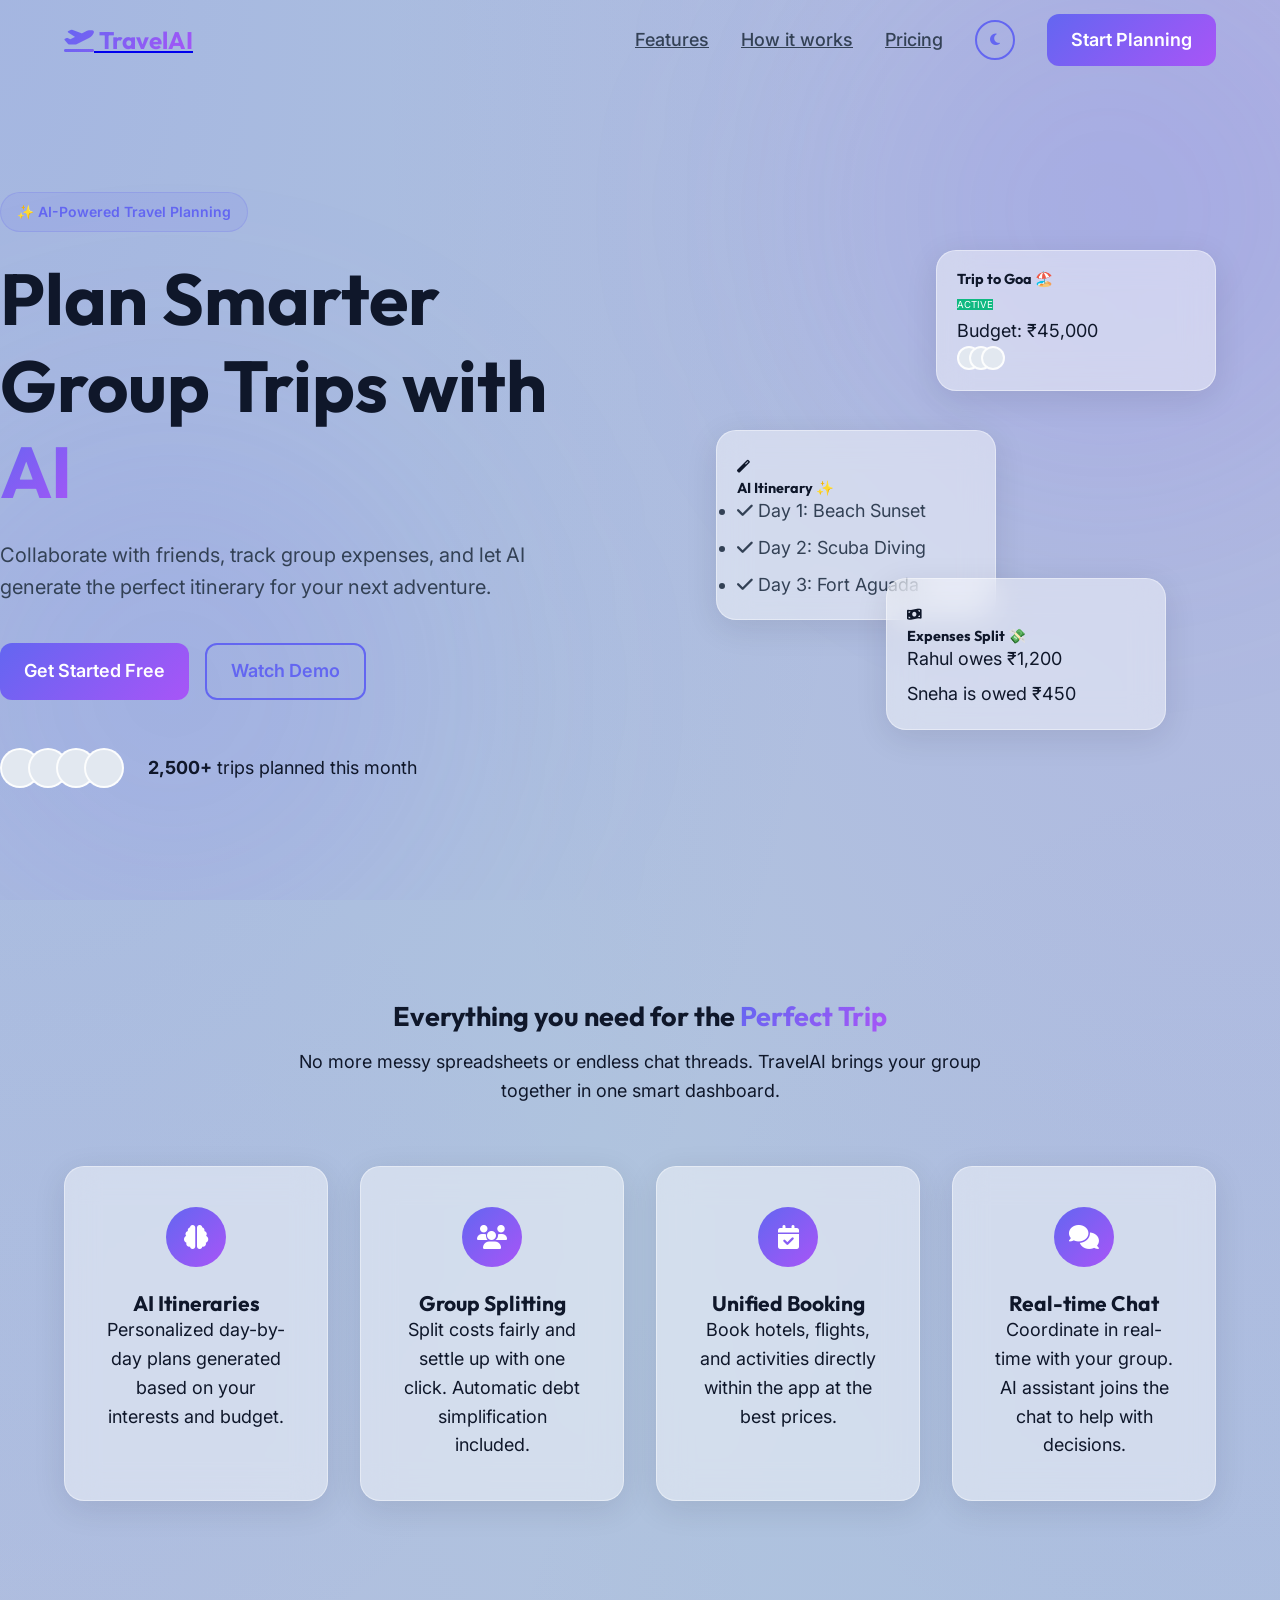
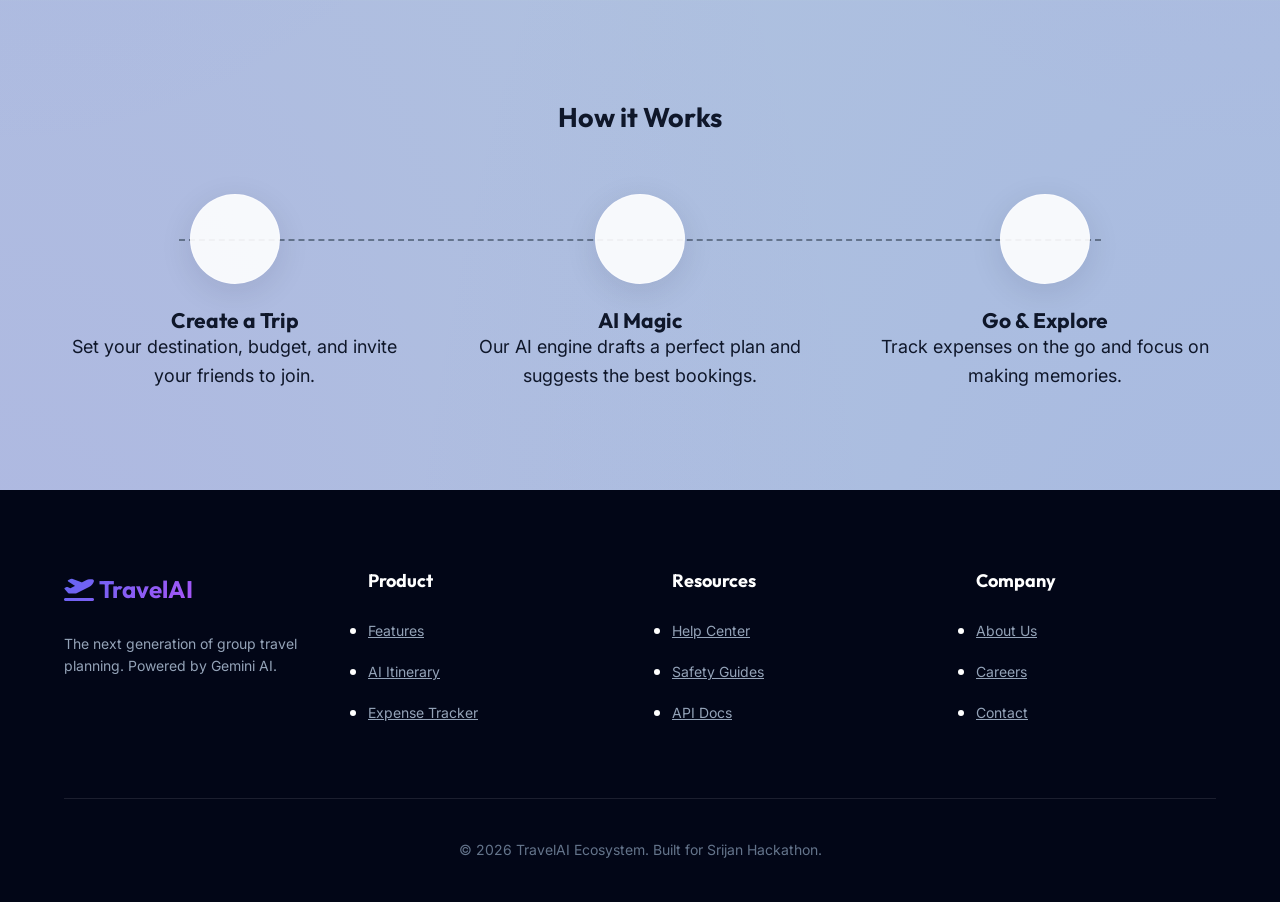
<file: frontend/index.html>
<!DOCTYPE html>
<html lang="en">
<head>
    <meta charset="UTF-8">
    <meta name="viewport" content="width=device-width, initial-scale=1.0">
    <title>TravelAI - AI-Powered Group Trip Planning</title>
    <link rel="stylesheet" href="css/global.css">
    <link rel="stylesheet" href="https://cdnjs.cloudflare.com/ajax/libs/font-awesome/6.4.0/css/all.min.css">
    <style>
        /* Landing Page Specific Overrides */
        .hero {
            position: relative;
            min-height: 100vh;
            display: flex;
            align-items: center;
            padding-top: 80px;
            overflow: hidden;
        }

        .gradient-blob {
            position: absolute;
            width: 600px;
            height: 600px;
            background: radial-gradient(circle, rgba(99, 102, 241, 0.15) 0%, rgba(168, 85, 247, 0.05) 100%);
            filter: blur(120px);
            z-index: -1;
            border-radius: 50%;
        }

        .blob-1 { top: -10%; right: -10%; }
        .blob-2 { bottom: -10%; left: -10%; }

        .navbar {
            position: fixed;
            top: 0;
            left: 0;
            right: 0;
            height: 80px;
            display: flex;
            align-items: center;
            justify-content: space-between;
            padding: 0 5%;
            z-index: 1000;
            transition: var(--transition);
        }

        .navbar.scrolled {
            background: var(--glass-bg);
            backdrop-filter: blur(var(--glass-blur));
            border-bottom: 1px solid var(--glass-border);
            height: 70px;
        }

        .nav-brand {
            font-family: 'Outfit', sans-serif;
            font-size: 1.5rem;
            font-weight: 700;
            display: flex;
            align-items: center;
            gap: 0.5rem;
        }

        .nav-links {
            display: flex;
            gap: 2rem;
            align-items: center;
        }

        .nav-link {
            color: var(--text-secondary);
            font-weight: 500;
            transition: var(--transition);
        }

        .nav-link:hover {
            color: var(--primary);
        }

        .hero-content {
            max-width: 600px;
            z-index: 10;
        }

        .tag-pill {
            display: inline-flex;
            padding: 0.5rem 1rem;
            background: rgba(99, 102, 241, 0.1);
            border: 1px solid rgba(99, 102, 241, 0.2);
            border-radius: 100px;
            font-size: 0.875rem;
            font-weight: 600;
            color: var(--primary);
            margin-bottom: 1.5rem;
        }

        .hero h1 {
            font-size: clamp(2.5rem, 6vw, 4.5rem);
            margin-bottom: 1.5rem;
        }

        .hero p {
            font-size: 1.25rem;
            color: var(--text-secondary);
            margin-bottom: 2.5rem;
        }

        .hero-actions {
            display: flex;
            gap: 1rem;
            margin-bottom: 3rem;
        }

        .social-proof {
            display: flex;
            align-items: center;
            gap: 1rem;
        }

        .avatar-group {
            display: flex;
            margin-right: 0.5rem;
        }

        .avatar {
            width: 40px;
            height: 40px;
            border-radius: 50%;
            border: 2px solid var(--surface);
            margin-left: -12px;
            background: #e2e8f0;
        }

        .avatar:first-child { margin-left: 0; }

        /* Floating Cards */
        .floating-cards {
            position: absolute;
            right: 5%;
            width: 500px;
            height: 600px;
            display: none;
        }

        @media (min-width: 1024px) {
            .floating-cards { display: block; }
        }

        .f-card {
            position: absolute;
            width: 280px;
            padding: 1.25rem;
            z-index: 5;
        }

        .f-card-1 { top: 10%; right: 0; animation-delay: 0s; }
        .f-card-2 { top: 40%; left: 0; animation-delay: 1s; }
        .f-card-3 { bottom: 10%; right: 10%; animation-delay: 2s; }

        /* Sections */
        .section {
            padding: 100px 5%;
        }

        .section-header {
            text-align: center;
            max-width: 700px;
            margin: 0 auto 60px;
        }

        .features-grid {
            display: grid;
            grid-template-columns: repeat(auto-fit, minmax(250px, 1fr));
            gap: 2rem;
        }

        .feature-card {
            padding: 2.5rem;
            text-align: center;
            transition: var(--transition);
        }

        .feature-card:hover {
            transform: translateY(-10px);
        }

        .feature-icon {
            width: 60px;
            height: 60px;
            background: var(--primary-gradient);
            border-radius: 50%;
            display: flex;
            align-items: center;
            justify-content: center;
            color: white;
            font-size: 1.5rem;
            margin: 0 auto 1.5rem;
        }

        /* How it works */
        .steps-container {
            display: flex;
            justify-content: space-between;
            gap: 4rem;
            position: relative;
            flex-wrap: wrap;
        }

        .steps-container::after {
            content: '';
            position: absolute;
            top: 45px;
            left: 10%;
            right: 10%;
            height: 2px;
            border-top: 2px dashed var(--text-muted);
            z-index: -1;
            display: none;
        }

        @media (min-width: 768px) {
            .steps-container::after { display: block; }
        }

        .step-item {
            flex: 1;
            min-width: 250px;
            text-align: center;
        }

        .step-number {
            width: 90px;
            height: 90px;
            background: var(--surface);
            border: 1px solid var(--glass-border);
            border-radius: 50%;
            display: flex;
            align-items: center;
            justify-content: center;
            font-family: 'Outfit', sans-serif;
            font-size: 2.5rem;
            font-weight: 700;
            margin: 0 auto 1.5rem;
            box-shadow: var(--glass-shadow);
        }

        /* Footer */
        footer {
            background: #020617;
            color: white;
            padding: 80px 5% 40px;
        }

        .footer-grid {
            display: grid;
            grid-template-columns: repeat(auto-fit, minmax(200px, 1fr));
            gap: 4rem;
            margin-bottom: 60px;
        }

        .footer-logo {
            font-family: 'Outfit', sans-serif;
            font-size: 1.5rem;
            font-weight: 700;
            margin-bottom: 1.5rem;
            display: block;
        }

        .footer-links h4 { margin-bottom: 1.5rem; color: white; }
        .footer-links ul li { margin-bottom: 0.75rem; }
        .footer-links a { color: #94a3b8; font-size: 0.875rem; }
        .footer-links a:hover { color: white; }

        .footer-bottom {
            padding-top: 40px;
            border-top: 1px solid rgba(255,255,255,0.1);
            text-align: center;
            color: #64748b;
            font-size: 0.875rem;
        }

        [data-theme="dark"] .avatar { background: #1e293b; }
    </style>
</head>
<body data-theme="light">
    <!-- Navbar -->
    <nav class="navbar" id="navbar">
        <a href="index.html" class="nav-brand">
            <span class="text-gradient"><i class="fas fa-plane-departure"></i> TravelAI</span>
        </a>
        <div class="nav-links">
            <a href="#features" class="nav-link">Features</a>
            <a href="#how-it-works" class="nav-link">How it works</a>
            <a href="#pricing" class="nav-link">Pricing</a>
            <button onclick="toggleTheme()" class="btn btn-outline" style="padding: 0.5rem; border-radius: 50%; width: 40px; height: 40px; justify-content: center;">
                <i class="fas fa-moon" id="theme-icon"></i>
            </button>
            <a href="auth.html" class="btn btn-primary">Start Planning</a>
        </div>
    </nav>

    <!-- Hero Section -->
    <header class="hero">
        <div class="gradient-blob blob-1"></div>
        <div class="gradient-blob blob-2"></div>
        
        <div class="container" style="display: flex; align-items: center; justify-content: space-between;">
            <div class="hero-content animate-fade-in">
                <div class="tag-pill">✨ AI-Powered Travel Planning</div>
                <h1>Plan Smarter Group Trips with <span class="text-gradient">AI</span></h1>
                <p>Collaborate with friends, track group expenses, and let AI generate the perfect itinerary for your next adventure.</p>
                
                <div class="hero-actions">
                    <a href="auth.html" class="btn btn-primary btn-lg animate-pulse-glow">Get Started Free</a>
                    <a href="#" class="btn btn-outline btn-lg">Watch Demo</a>
                </div>

                <div class="social-proof">
                    <div class="avatar-group">
                        <div class="avatar"></div>
                        <div class="avatar"></div>
                        <div class="avatar"></div>
                        <div class="avatar"></div>
                    </div>
                    <span class="text-secondary small"><strong>2,500+</strong> trips planned this month</span>
                </div>
            </div>

            <div class="floating-cards">
                <!-- Card 1: Trip to Goa -->
                <div class="glass-card f-card f-card-1 animate-float">
                    <div class="flex justify-between items-center mb-1">
                        <h4 style="font-size: 0.9rem;">Trip to Goa 🏖️</h4>
                        <span class="badge" style="background: var(--success); color: white; font-size: 0.6rem;">ACTIVE</span>
                    </div>
                    <div class="text-muted small mb-1">Budget: ₹45,000</div>
                    <div class="avatar-group">
                        <div class="avatar" style="width: 24px; height: 24px;"></div>
                        <div class="avatar" style="width: 24px; height: 24px;"></div>
                        <div class="avatar" style="width: 24px; height: 24px;"></div>
                    </div>
                </div>

                <!-- Card 2: AI Itinerary -->
                <div class="glass-card f-card f-card-2 animate-float">
                    <div class="flex items-center gap-0-5 mb-1">
                        <i class="fas fa-magic text-primary" style="font-size: 0.8rem;"></i>
                        <h4 style="font-size: 0.9rem;">AI Itinerary ✨</h4>
                    </div>
                    <ul class="small" style="color: var(--text-secondary);">
                        <li style="margin-bottom: 0.5rem;"><i class="fas fa-check text-success"></i> Day 1: Beach Sunset</li>
                        <li style="margin-bottom: 0.5rem;"><i class="fas fa-check text-success"></i> Day 2: Scuba Diving</li>
                        <li><i class="fas fa-check text-success"></i> Day 3: Fort Aguada</li>
                    </ul>
                </div>

                <!-- Card 3: Expenses Split -->
                <div class="glass-card f-card f-card-3 animate-float">
                    <div class="flex items-center gap-0-5 mb-1">
                        <i class="fas fa-money-bill-wave text-success" style="font-size: 0.8rem;"></i>
                        <h4 style="font-size: 0.9rem;">Expenses Split 💸</h4>
                    </div>
                    <div class="small" style="display: flex; flex-direction: column; gap: 0.4rem;">
                        <div class="flex justify-between"><span>Rahul owes</span> <span class="text-danger">₹1,200</span></div>
                        <div class="flex justify-between"><span>Sneha is owed</span> <span class="text-success">₹450</span></div>
                    </div>
                </div>
            </div>
        </div>
    </header>

    <!-- Features Section -->
    <section class="section" id="features">
        <div class="section-header">
            <h2 class="animate-slide-up">Everything you need for the <span class="text-gradient">Perfect Trip</span></h2>
            <p class="text-secondary animate-slide-up" style="margin-top: 1rem;">No more messy spreadsheets or endless chat threads. TravelAI brings your group together in one smart dashboard.</p>
        </div>

        <div class="features-grid">
            <div class="glass-card feature-card animate-slide-up animate-stagger-1">
                <div class="feature-icon"><i class="fas fa-brain"></i></div>
                <h3>AI Itineraries</h3>
                <p class="text-secondary small mt-1">Personalized day-by-day plans generated based on your interests and budget.</p>
            </div>
            <div class="glass-card feature-card animate-slide-up animate-stagger-2">
                <div class="feature-icon"><i class="fas fa-users"></i></div>
                <h3>Group Splitting</h3>
                <p class="text-secondary small mt-1">Split costs fairly and settle up with one click. Automatic debt simplification included.</p>
            </div>
            <div class="glass-card feature-card animate-slide-up animate-stagger-3">
                <div class="feature-icon"><i class="fas fa-calendar-check"></i></div>
                <h3>Unified Booking</h3>
                <p class="text-secondary small mt-1">Book hotels, flights, and activities directly within the app at the best prices.</p>
            </div>
            <div class="glass-card feature-card animate-slide-up animate-stagger-4">
                <div class="feature-icon"><i class="fas fa-comments"></i></div>
                <h3>Real-time Chat</h3>
                <p class="text-secondary small mt-1">Coordinate in real-time with your group. AI assistant joins the chat to help with decisions.</p>
            </div>
        </div>
    </section>

    <!-- How it works -->
    <section class="section" id="how-it-works" style="background: rgba(99, 102, 241, 0.02);">
        <div class="section-header">
            <h2 class="animate-slide-up">How it Works</h2>
        </div>

        <div class="steps-container">
            <div class="step-item animate-slide-up animate-stagger-1">
                <div class="step-number text-gradient">1</div>
                <h3>Create a Trip</h3>
                <p class="text-secondary small">Set your destination, budget, and invite your friends to join.</p>
            </div>
            <div class="step-item animate-slide-up animate-stagger-2">
                <div class="step-number text-gradient">2</div>
                <h3>AI Magic</h3>
                <p class="text-secondary small">Our AI engine drafts a perfect plan and suggests the best bookings.</p>
            </div>
            <div class="step-item animate-slide-up animate-stagger-3">
                <div class="step-number text-gradient">3</div>
                <h3>Go & Explore</h3>
                <p class="text-secondary small">Track expenses on the go and focus on making memories.</p>
            </div>
        </div>
    </section>

    <!-- Footer -->
    <footer>
        <div class="footer-grid">
            <div>
                <span class="footer-logo"><span class="text-gradient"><i class="fas fa-plane-departure"></i> TravelAI</span></span>
                <p style="color: #94a3b8; font-size: 0.875rem;">The next generation of group travel planning. Powered by Gemini AI.</p>
            </div>
            <div class="footer-links">
                <h4>Product</h4>
                <ul>
                    <li><a href="#">Features</a></li>
                    <li><a href="#">AI Itinerary</a></li>
                    <li><a href="#">Expense Tracker</a></li>
                </ul>
            </div>
            <div class="footer-links">
                <h4>Resources</h4>
                <ul>
                    <li><a href="#">Help Center</a></li>
                    <li><a href="#">Safety Guides</a></li>
                    <li><a href="#">API Docs</a></li>
                </ul>
            </div>
            <div class="footer-links">
                <h4>Company</h4>
                <ul>
                    <li><a href="#">About Us</a></li>
                    <li><a href="#">Careers</a></li>
                    <li><a href="#">Contact</a></li>
                </ul>
            </div>
        </div>
        <div class="footer-bottom">
            &copy; 2026 TravelAI Ecosystem. Built for Srijan Hackathon.
        </div>
    </footer>

    <script>
        // Navbar Scroll Effect
        window.addEventListener('scroll', () => {
            const nav = document.getElementById('navbar');
            if (window.scrollY > 50) {
                nav.classList.add('scrolled');
            } else {
                nav.classList.remove('scrolled');
            }
        });

        // Theme Toggle
        function toggleTheme() {
            const body = document.body;
            const currentTheme = body.getAttribute('data-theme');
            const nextTheme = currentTheme === 'dark' ? 'light' : 'dark';
            body.setAttribute('data-theme', nextTheme);
            localStorage.setItem('theme', nextTheme);
            
            // Update Icon
            const icon = document.getElementById('theme-icon');
            icon.className = nextTheme === 'dark' ? 'fas fa-sun' : 'fas fa-moon';
        }

        // Initialize Theme
        const savedTheme = localStorage.getItem('theme') || 'light';
        document.body.setAttribute('data-theme', savedTheme);
        document.getElementById('theme-icon').className = savedTheme === 'dark' ? 'fas fa-sun' : 'fas fa-moon';

        // Intersection Observer for Animations
        const observerOptions = {
            threshold: 0.1
        };

        const observer = new IntersectionObserver((entries) => {
            entries.forEach(entry => {
                if (entry.isIntersecting) {
                    entry.target.classList.add('visible'); // If we want custom logic
                    // Animations are already triggered by CSS classes, 
                    // but we can add 'visible' to restart them or trigger JS-based ones
                }
            });
        }, observerOptions);

        document.querySelectorAll('.animate-slide-up, .animate-fade-in').forEach(el => {
            observer.observe(el);
        });
    </script>
</body>
</html>
</file>
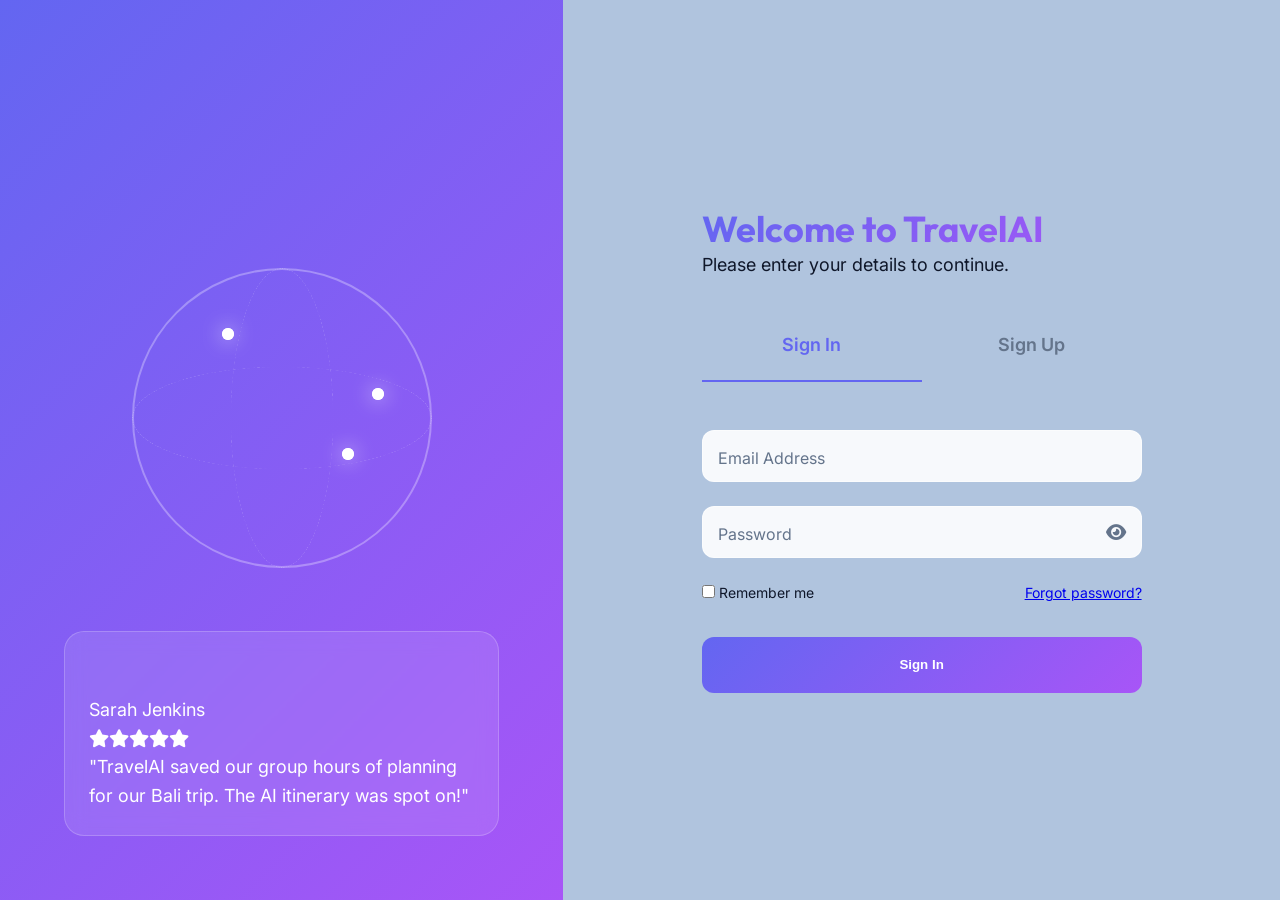
<file: frontend/auth.html>
<!DOCTYPE html>
<html lang="en">

<head>
    <meta charset="UTF-8">
    <meta name="viewport" content="width=device-width, initial-scale=1.0">
    <title>Join TravelAI - Premium Authentication</title>
    <link rel="stylesheet" href="css/global.css">
    <link rel="stylesheet" href="https://cdnjs.cloudflare.com/ajax/libs/font-awesome/6.4.0/css/all.min.css">
    <style>
        body {
            background-color: var(--bg-main);
            height: 100vh;
            display: flex;
            align-items: center;
            justify-content: center;
            padding: 0;
        }

        .auth-container {
            width: 100%;
            height: 100vh;
            display: flex;
            overflow: hidden;
        }

        /* Left Panel: Decorative */
        .auth-left {
            flex: 4;
            background: var(--primary-gradient);
            display: none;
            position: relative;
            flex-direction: column;
            align-items: center;
            justify-content: center;
            padding: 4rem;
            color: white;
            overflow: hidden;
        }

        @media (min-width: 1024px) {
            .auth-left {
                display: flex;
            }
        }

        /* CSS Globe Illustration */
        .globe-wrapper {
            position: relative;
            width: 300px;
            height: 300px;
            margin-bottom: 3rem;
        }

        .globe-circle {
            position: absolute;
            width: 100%;
            height: 100%;
            border: 2px solid rgba(255, 255, 255, 0.3);
            border-radius: 50%;
        }

        .globe-line {
            position: absolute;
            width: 100%;
            height: 100%;
            border: 1px dashed rgba(255, 255, 255, 0.2);
            border-radius: 50%;
        }

        .globe-line-v {
            transform: rotateY(70deg);
        }

        .globe-line-h {
            transform: rotateX(70deg);
        }

        .pin {
            position: absolute;
            width: 12px;
            height: 12px;
            background: white;
            border-radius: 50%;
            box-shadow: 0 0 20px rgba(255, 255, 255, 0.8);
        }

        .pin::after {
            content: '';
            position: absolute;
            width: 100%;
            height: 100%;
            background: white;
            border-radius: 50%;
            animation: ping 2s infinite;
        }

        @keyframes ping {
            0% {
                transform: scale(1);
                opacity: 0.8;
            }

            100% {
                transform: scale(3);
                opacity: 0;
            }
        }

        .pin-1 {
            top: 20%;
            left: 30%;
        }

        .pin-2 {
            top: 60%;
            left: 70%;
            animation-delay: 0.5s;
        }

        .pin-3 {
            top: 40%;
            left: 80%;
            animation-delay: 1.2s;
        }

        .auth-quote {
            text-align: center;
            z-index: 10;
        }

        .auth-quote h2 {
            font-size: 2.5rem;
            margin-bottom: 1rem;
            color: white;
        }

        .testimonial-card {
            position: absolute;
            bottom: 4rem;
            left: 4rem;
            right: 4rem;
            padding: 1.5rem;
            background: rgba(255, 255, 255, 0.1);
            backdrop-filter: blur(10px);
            border: 1px solid rgba(255, 255, 255, 0.2);
            border-radius: var(--radius-card);
        }

        /* Right Panel: Form */
        .auth-right {
            flex: 6;
            background: var(--bg-main);
            display: flex;
            align-items: center;
            justify-content: center;
            padding: 2rem;
            position: relative;
        }

        .auth-form-wrapper {
            width: 100%;
            max-width: 440px;
        }

        .auth-header {
            margin-bottom: 2.5rem;
        }

        .auth-tabs {
            display: flex;
            position: relative;
            margin-bottom: 3rem;
            border-bottom: 2px solid var(--bg-main);
            padding-bottom: 0.5rem;
        }

        .auth-tab {
            flex: 1;
            text-align: center;
            padding: 0.75rem;
            cursor: pointer;
            font-weight: 600;
            color: var(--text-muted);
            transition: var(--transition);
        }

        .auth-tab.active {
            color: var(--primary);
        }

        .tab-indicator {
            position: absolute;
            bottom: -2px;
            left: 0;
            width: 50%;
            height: 2px;
            background: var(--primary);
            transition: transform 0.3s cubic-bezier(0.4, 0, 0.2, 1);
        }

        /* Floating Labels */
        .form-group {
            position: relative;
            margin-bottom: 1.5rem;
        }

        .form-control {
            width: 100%;
            padding: 1.25rem 1rem 0.75rem;
            background: var(--surface);
            border: 1px solid var(--glass-border);
            border-radius: var(--radius-btn);
            font-size: 1rem;
            color: var(--text-primary);
            transition: var(--transition);
        }

        .form-control:focus {
            outline: none;
            border-color: var(--primary);
            box-shadow: 0 0 0 4px rgba(99, 102, 241, 0.1);
        }

        .form-label {
            position: absolute;
            top: 1rem;
            left: 1rem;
            color: var(--text-muted);
            pointer-events: none;
            transition: var(--transition);
            font-size: 1rem;
        }

        .form-control:focus~.form-label,
        .form-control:not(:placeholder-shown)~.form-label {
            top: 0.4rem;
            left: 0.8rem;
            font-size: 0.75rem;
            font-weight: 700;
            color: var(--primary);
        }

        .password-toggle {
            position: absolute;
            right: 1rem;
            top: 1.1rem;
            color: var(--text-muted);
            cursor: pointer;
            z-index: 10;
        }

        /* Form Logic */
        #signup-form {
            display: none;
        }

        .form-footer {
            display: flex;
            justify-content: space-between;
            align-items: center;
            margin-bottom: 2rem;
            font-size: 0.875rem;
        }

        .strength-meter {
            display: flex;
            gap: 0.25rem;
            margin-top: 0.5rem;
        }

        .strength-bar {
            flex: 1;
            height: 4px;
            background: var(--bg-main);
            border-radius: 2px;
            transition: var(--transition);
        }

        @keyframes shake {

            0%,
            100% {
                transform: translateX(0);
            }

            25% {
                transform: translateX(-5px);
            }

            75% {
                transform: translateX(5px);
            }
        }

        .shake {
            animation: shake 0.3s ease-in-out;
        }

        .spinner {
            width: 1.2rem;
            height: 1.2rem;
            border: 2px solid rgba(255, 255, 255, 0.3);
            border-radius: 50%;
            border-top-color: white;
            animation: spin 0.8s linear infinite;
        }

        @keyframes spin {
            to {
                transform: rotate(360deg);
            }
        }

        [data-theme="dark"] .form-control {
            background: #1e293b;
            color: white;
        }
    </style>
</head>

<body data-theme="light">
    <div class="auth-container">
        <!-- Left Panel -->
        <div class="auth-left">
            <div class="globe-wrapper animate-float">
                <div class="globe-circle"></div>
                <div class="globe-circle globe-line globe-line-v"></div>
                <div class="globe-circle globe-line globe-line-h"></div>
                <div class="pin pin-1"></div>
                <div class="pin pin-2"></div>
                <div class="pin pin-3"></div>
            </div>

            <div class="auth-quote">
                <h2></h2>
                <p class="opacity-80"></p>
            </div>

            <div class="testimonial-card animate-float" style="animation-delay: 1s;">
                <div class="flex items-center gap-1 mb-1">
                    <div class="avatar"
                        style="width: 40px; height: 40px; background: url('https://i.pravatar.cc/150?u=sarah') center/cover;">
                    </div>
                    <div>
                        <div class="small font-bold">Sarah Jenkins</div>
                        <div class="text-warning small"><i class="fas fa-star"></i><i class="fas fa-star"></i><i
                                class="fas fa-star"></i><i class="fas fa-star"></i><i class="fas fa-star"></i></div>
                    </div>
                </div>
                <p class="small opacity-90">"TravelAI saved our group hours of planning for our Bali trip. The AI
                    itinerary was spot on!"</p>
            </div>
        </div>

        <!-- Right Panel -->
        <div class="auth-right">
            <div class="auth-form-wrapper animate-slide-up">
                <div class="auth-header">
                    <h1 class="text-gradient">Welcome to TravelAI</h1>
                    <p class="text-secondary">Please enter your details to continue.</p>
                </div>

                <div class="auth-tabs">
                    <div class="auth-tab active" id="tab-login" onclick="switchTab('login')">Sign In</div>
                    <div class="auth-tab" id="tab-signup" onclick="switchTab('signup')">Sign Up</div>
                    <div class="tab-indicator" id="tab-indicator"></div>
                </div>

                <!-- Login Form -->
                <form id="login-form">
                    <div class="form-group">
                        <input type="email" id="login-email" class="form-control" placeholder=" " required>
                        <label class="form-label">Email Address</label>
                    </div>
                    <div class="form-group">
                        <input type="password" id="login-password" class="form-control" placeholder=" " required>
                        <label class="form-label">Password</label>
                        <i class="fas fa-eye password-toggle" onclick="togglePassword('login-password')"></i>
                    </div>

                    <div class="form-footer">
                        <label class="flex items-center gap-0-5" style="cursor: pointer;">
                            <input type="checkbox"> Remember me
                        </label>
                        <a href="#" class="text-primary font-bold">Forgot password?</a>
                    </div>

                    <button type="submit" class="btn btn-primary"
                        style="width: 100%; justify-content: center; height: 3.5rem;">
                        <span class="btn-text">Sign In</span>
                    </button>
                </form>

                <!-- Signup Form -->
                <form id="signup-form">
                    <div class="form-group">
                        <input type="text" id="signup-name" class="form-control" placeholder=" " required>
                        <label class="form-label">Full Name</label>
                    </div>
                    <div class="form-group">
                        <input type="email" id="signup-email" class="form-control" placeholder=" " required>
                        <label class="form-label">Email Address</label>
                    </div>
                    <div class="form-group">
                        <input type="password" id="signup-password" class="form-control" placeholder=" " required
                            oninput="checkPasswordStrength(this.value)">
                        <label class="form-label">Password</label>
                        <i class="fas fa-eye password-toggle" onclick="togglePassword('signup-password')"></i>
                        <div class="strength-meter">
                            <div class="strength-bar" id="bar-1"></div>
                            <div class="strength-bar" id="bar-2"></div>
                            <div class="strength-bar" id="bar-3"></div>
                            <div class="strength-bar" id="bar-4"></div>
                        </div>
                    </div>
                    <div class="form-group">
                        <input type="password" id="signup-confirm" class="form-control" placeholder=" " required>
                        <label class="form-label">Confirm Password</label>
                    </div>

                    <div class="form-footer">
                        <label class="flex items-center gap-0-5" style="cursor: pointer; font-size: 0.8rem;">
                            <input type="checkbox" required> I agree to the Terms & Privacy Policy
                        </label>
                    </div>

                    <button type="submit" class="btn btn-primary"
                        style="width: 100%; justify-content: center; height: 3.5rem;">
                        <span class="btn-text">Create Account</span>
                    </button>
                </form>
            </div>
        </div>
    </div>

    <script src="js/api.js"></script>
    <script src="js/app.js"></script>
    <script>
        // Tab Switching Logic
        function switchTab(tab) {
            const loginForm = document.getElementById('login-form');
            const signupForm = document.getElementById('signup-form');
            const indicator = document.getElementById('tab-indicator');
            const tabLogin = document.getElementById('tab-login');
            const tabSignup = document.getElementById('tab-signup');

            if (tab === 'login') {
                loginForm.style.display = 'block';
                signupForm.style.display = 'none';
                tabLogin.classList.add('active');
                tabSignup.classList.remove('active');
                indicator.style.transform = 'translateX(0)';
            } else {
                loginForm.style.display = 'none';
                signupForm.style.display = 'block';
                tabLogin.classList.remove('active');
                tabSignup.classList.add('active');
                indicator.style.transform = 'translateX(100%)';
            }
        }

        // Toggle Password Visibility
        function togglePassword(id) {
            const input = document.getElementById(id);
            const icon = input.nextElementSibling;
            if (input.type === 'password') {
                input.type = 'text';
                icon.classList.replace('fa-eye', 'fa-eye-slash');
            } else {
                input.type = 'password';
                icon.classList.replace('fa-eye-slash', 'fa-eye');
            }
        }

        // Password Strength Indicator
        function checkPasswordStrength(val) {
            const bars = [
                document.getElementById('bar-1'),
                document.getElementById('bar-2'),
                document.getElementById('bar-3'),
                document.getElementById('bar-4')
            ];

            bars.forEach(b => b.style.background = 'var(--bg-main)');

            let strength = 0;
            if (val.length >= 6) strength++;
            if (/[A-Z]/.test(val)) strength++;
            if (/[0-9]/.test(val)) strength++;
            if (/[^A-Za-z0-9]/.test(val)) strength++;

            const colors = ['#ef4444', '#f59e0b', '#3b82f6', '#10b981'];
            for (let i = 0; i < strength; i++) {
                bars[i].style.background = colors[strength - 1];
            }
        }

        // Authentication Logic
        const loginForm = document.getElementById('login-form');
        const signupForm = document.getElementById('signup-form');

        async function handleAuth(e, type) {
            e.preventDefault();
            const form = e.target;
            const btn = form.querySelector('.btn-primary');
            const btnText = btn.querySelector('.btn-text');
            const originalText = btnText.textContent;

            // Loading state
            btn.disabled = true;
            btnText.innerHTML = '<div class="spinner"></div>';

            try {
                let response;
                if (type === 'login') {
                    const email = document.getElementById('login-email').value;
                    const password = document.getElementById('login-password').value;
                    response = await ApiService.login(email, password);

                    // Save token
                    localStorage.setItem('access_token', response.access_token);
                    showToast('Welcome back! Redirecting...', 'success');
                    setTimeout(() => window.location.href = 'dashboard.html', 1000);
                } else {
                    const name = document.getElementById('signup-name').value;
                    const email = document.getElementById('signup-email').value;
                    const password = document.getElementById('signup-password').value;
                    const confirm = document.getElementById('signup-confirm').value;

                    if (password !== confirm) throw new Error("Passwords do not match");

                    response = await ApiService.register({ name, email, password });
                    showToast('Account created! Please sign in.', 'success');
                    switchTab('login');
                    document.getElementById('login-email').value = email;
                    btn.disabled = false;
                    btnText.textContent = originalText;
                }

            } catch (error) {
                showToast(error.message, 'error');
                form.classList.add('shake');
                setTimeout(() => form.classList.remove('shake'), 500);
                btn.disabled = false;
                btnText.textContent = originalText;
            }
        }

        loginForm.addEventListener('submit', (e) => handleAuth(e, 'login'));
        signupForm.addEventListener('submit', (e) => handleAuth(e, 'signup'));

        // Init Theme
        const savedTheme = localStorage.getItem('theme') || 'light';
        document.body.setAttribute('data-theme', savedTheme);
    </script>
</body>

</html>
</file>
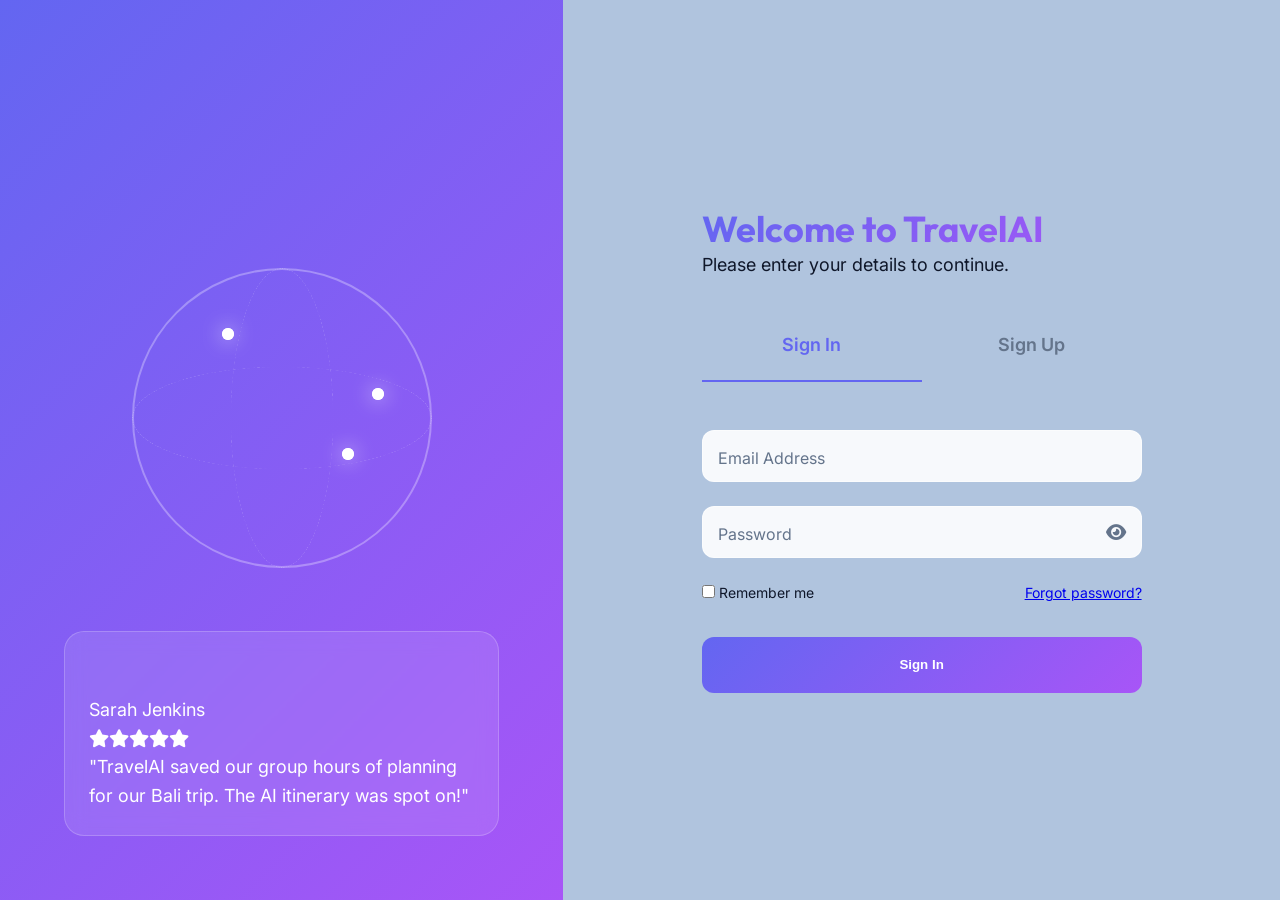
<file: frontend/booking.html>
<!DOCTYPE html>
<html lang="en">
<head>
    <meta charset="UTF-8">
    <meta name="viewport" content="width=device-width, initial-scale=1.0">
    <title>Smart Booking - TravelAI</title>
    <link rel="stylesheet" href="css/global.css">
    <link rel="stylesheet" href="css/components.css">
    <link rel="stylesheet" href="css/animations.css">
    <link rel="stylesheet" href="css/pages.css">
    <link rel="stylesheet" href="https://cdnjs.cloudflare.com/ajax/libs/font-awesome/6.4.0/css/all.min.css">
    <style>
        .booking-tabs {
            display: flex;
            gap: 1rem;
            margin-bottom: 2rem;
            overflow-x: auto;
            padding-bottom: 0.5rem;
        }
        .booking-tab {
            padding: 0.8rem 1.5rem;
            background: rgba(255, 255, 255, 0.05);
            border: 1px solid rgba(255, 255, 255, 0.1);
            border-radius: 100px;
            color: var(--text-secondary);
            cursor: pointer;
            white-space: nowrap;
            transition: all 0.3s ease;
            display: flex;
            align-items: center;
            gap: 0.5rem;
        }
        .booking-tab.active {
            background: var(--primary);
            color: white;
            border-color: var(--primary);
            box-shadow: 0 0 20px rgba(79, 70, 229, 0.4);
        }
        .search-container {
            background: rgba(255, 255, 255, 0.03);
            border: 1px solid rgba(255, 255, 255, 0.1);
            border-radius: 2rem;
            padding: 2rem;
            margin-bottom: 3rem;
            backdrop-filter: blur(20px);
        }
        .booking-grid {
            display: grid;
            grid-template-columns: repeat(auto-fill, minmax(320px, 1fr));
            gap: 2rem;
        }
        .booking-card {
            background: rgba(255, 255, 255, 0.03);
            border: 1px solid rgba(255, 255, 255, 0.1);
            border-radius: 1.5rem;
            overflow: hidden;
            transition: all 0.3s ease;
            position: relative;
        }
        .booking-card:hover {
            transform: translateY(-10px);
            border-color: var(--primary);
            box-shadow: 0 20px 40px rgba(0,0,0,0.3);
        }
        .booking-img {
            width: 100%;
            height: 200px;
            object-fit: cover;
        }
        .card-content {
            padding: 1.5rem;
        }
        .ai-badge {
            position: absolute;
            top: 1rem;
            right: 1rem;
            background: var(--primary);
            color: white;
            padding: 0.4rem 0.8rem;
            border-radius: 100px;
            font-size: 0.7rem;
            font-weight: 700;
            display: flex;
            align-items: center;
            gap: 0.3rem;
            z-index: 10;
        }
        .recommendation-reason {
            background: rgba(79, 70, 229, 0.1);
            border-left: 3px solid var(--primary);
            padding: 0.8rem;
            border-radius: 0.5rem;
            font-size: 0.85rem;
            margin: 1rem 0;
            color: var(--text-secondary);
        }
        .tag-badge {
            font-size: 0.7rem;
            padding: 0.2rem 0.6rem;
            border-radius: 4px;
            background: rgba(255,255,255,0.1);
            margin-right: 0.5rem;
        }
        .source-badge {
            position: absolute;
            top: 1rem;
            left: 1rem;
            padding: 0.3rem 0.6rem;
            border-radius: 4px;
            font-size: 0.65rem;
            font-weight: 800;
            z-index: 10;
            text-transform: uppercase;
        }
        .source-badge.live {
            background: #065f46;
            color: #34d399;
        }
        .source-badge.estimated {
            background: #92400e;
            color: #fbbf24;
        }
        .bg-success-light { background: rgba(52, 211, 153, 0.1); }
        .bg-warning-light { background: rgba(251, 191, 36, 0.1); }
    </style>
</head>
<body class="dashboard-layout">
    <aside class="sidebar">
        <a href="index.html" class="nav-brand mb-2">
            <i class="fas fa-plane-departure"></i> TravelAI
        </a>
        <nav class="sidebar-nav">
            <a href="dashboard.html" class="sidebar-link"><i class="fas fa-home"></i> Dashboard</a>
            <a href="#" class="sidebar-link" id="nav-itinerary"><i class="fas fa-map-marked-alt"></i> Itinerary</a>
            <a href="#" class="sidebar-link" id="nav-expenses"><i class="fas fa-wallet"></i> Expenses</a>
            <a href="#" class="sidebar-link active" id="nav-booking"><i class="fas fa-concierge-bell"></i> Smart Booking</a>
            <a href="#" class="sidebar-link" id="nav-chat"><i class="fas fa-comments"></i> Trip Chat</a>
            <a href="#" class="sidebar-link" onclick="logout()"><i class="fas fa-sign-out-alt"></i> Logout</a>
        </nav>
    </aside>

    <main class="dashboard-content">
        <div class="dashboard-header animate-fade-in">
            <div>
                <h1>Smart Booking Hub</h1>
                <p class="text-secondary" id="booking-meta">AI-curated stays, flights, and activities for your trip.</p>
            </div>
            <div class="flex gap-1" id="budget-tracker">
                <!-- Budget info injected here -->
            </div>
        </div>

        <div class="search-container animate-slide-up">
            <div class="booking-tabs">
                <div class="booking-tab active" data-type="hotels"><i class="fas fa-hotel"></i> Hotels</div>
                <div class="booking-tab" data-type="transport"><i class="fas fa-plane"></i> Transport</div>
                <div class="booking-tab" data-type="activities"><i class="fas fa-skating"></i> Activities</div>
                <div class="booking-tab" data-type="recommendations"><i class="fas fa-magic"></i> AI Smart Picks</div>
            </div>

            <div class="flex gap-1">
                <div class="form-group flex-1" style="margin-bottom: 0;">
                    <div class="input-with-icon">
                        <i class="fas fa-search"></i>
                        <input type="text" id="search-query" placeholder="Search by destination or interest..." class="form-control">
                    </div>
                </div>
                <button class="btn btn-primary" id="btn-search">Search Now</button>
            </div>
        </div>

        <div id="source-banner-container"></div>

        <div id="booking-loading" class="text-center py-5" style="display: none;">
            <div class="spinner" style="border-top-color: var(--primary); width: 40px; height: 40px; margin: 0 auto;"></div>
            <p class="mt-1 text-secondary">AI is scanning millions of options...</p>
        </div>

        <div class="booking-grid" id="booking-results">
            <!-- Results will be injected here -->
        </div>

        <!-- Success Modal -->
        <div id="booking-success-modal" class="modal" style="display: none;">
            <div class="modal-content text-center animate-scale-up">
                <div class="success-icon mb-2" style="font-size: 4rem; color: var(--success);">
                    <i class="fas fa-check-circle"></i>
                </div>
                <h2 class="mb-1">Booking Confirmed!</h2>
                <p class="text-secondary mb-2" id="success-msg">Your reservation has been added to the itinerary.</p>
                <div class="glass-card text-left mb-3" style="padding: 1.5rem; background: rgba(16, 185, 129, 0.05);">
                    <div class="flex justify-between mb-1">
                        <span class="text-secondary">Booking ID:</span>
                        <span class="font-bold">TAI-${Math.floor(Math.random()*100000)}</span>
                    </div>
                    <div class="flex justify-between">
                        <span class="text-secondary">Status:</span>
                        <span class="badge badge-success">Reserved</span>
                    </div>
                </div>
                <button class="btn btn-primary w-full" onclick="document.getElementById('booking-success-modal').style.display='none'">Awesome!</button>
            </div>
        </div>
    </main>

    <script src="https://cdn.socket.io/4.7.2/socket.io.min.js"></script>
    <script src="js/api.js"></script>
    <script src="js/app.js"></script>
    <script src="js/socket-manager.js"></script>
    <script src="js/booking.js"></script>
</body>
</html>
</file>
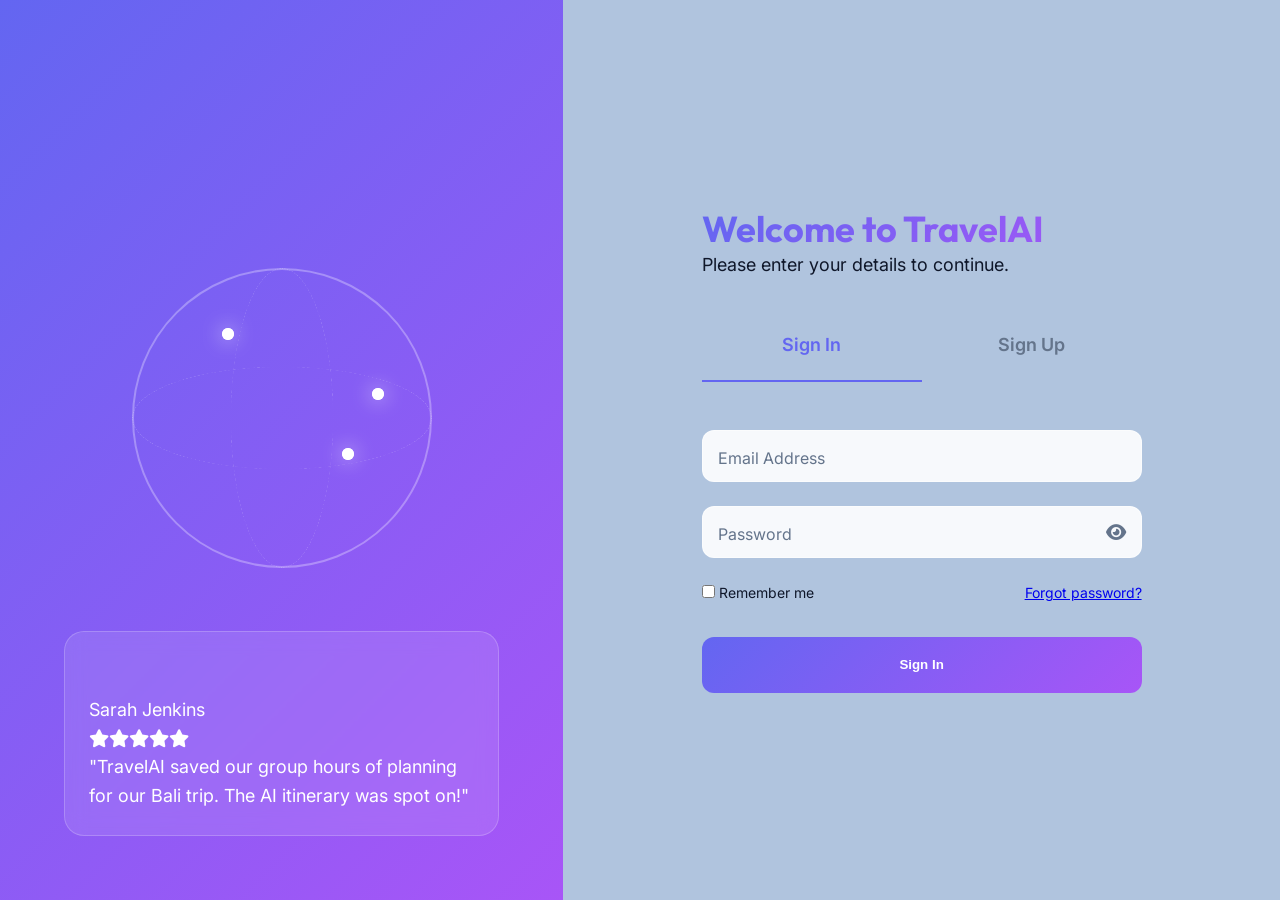
<file: frontend/chat.html>
<!DOCTYPE html>
<html lang="en">
<head>
    <meta charset="UTF-8">
    <meta name="viewport" content="width=device-width, initial-scale=1.0">
    <title>Trip Chat - TravelAI</title>
    <link rel="stylesheet" href="css/global.css">
    <link rel="stylesheet" href="css/components.css">
    <link rel="stylesheet" href="css/animations.css">
    <link rel="stylesheet" href="css/pages.css">
    <link rel="stylesheet" href="https://cdnjs.cloudflare.com/ajax/libs/font-awesome/6.4.0/css/all.min.css">
    <style>
        .chat-container {
            display: flex;
            height: calc(100vh - 4rem);
            gap: 1.5rem;
        }
        .chat-messages-area {
            flex: 1;
            display: flex;
            flex-direction: column;
            background: rgba(255, 255, 255, 0.03);
            border-radius: 1.5rem;
            border: 1px solid rgba(255, 255, 255, 0.1);
            overflow: hidden;
        }
        .chat-header {
            padding: 1rem 2rem;
            background: rgba(255, 255, 255, 0.05);
            border-bottom: 1px solid rgba(255, 255, 255, 0.1);
            display: flex;
            justify-content: space-between;
            align-items: center;
        }
        .messages-list {
            flex: 1;
            padding: 2rem;
            overflow-y: auto;
            display: flex;
            flex-direction: column;
            gap: 1.5rem;
        }
        .message {
            display: flex;
            gap: 1rem;
            max-width: 80%;
        }
        .message.sent {
            align-self: flex-end;
            flex-direction: row-reverse;
        }
        .message-avatar {
            width: 40px;
            height: 40px;
            border-radius: 50%;
            background: var(--primary);
            display: flex;
            align-items: center;
            justify-content: center;
            color: white;
            font-weight: bold;
            flex-shrink: 0;
        }
        .message-content {
            background: rgba(255, 255, 255, 0.08);
            padding: 0.75rem 1.25rem;
            border-radius: 1.25rem;
            position: relative;
        }
        .message.sent .message-content {
            background: var(--primary);
            color: white;
        }
        .message-user {
            font-size: 0.75rem;
            font-weight: 700;
            margin-bottom: 0.25rem;
            color: var(--primary);
        }
        .message.sent .message-user { color: rgba(255, 255, 255, 0.8); }
        .message-time {
            font-size: 0.6rem;
            opacity: 0.6;
            margin-top: 0.25rem;
            text-align: right;
        }
        .chat-input-area {
            padding: 1.5rem 2rem;
            background: rgba(255, 255, 255, 0.05);
            border-top: 1px solid rgba(255, 255, 255, 0.1);
        }
        .chat-input-wrapper {
            display: flex;
            gap: 1rem;
            background: rgba(255, 255, 255, 0.1);
            padding: 0.5rem 1.5rem;
            border-radius: 100px;
        }
        .chat-input {
            flex: 1;
            background: transparent;
            border: none;
            color: white;
            padding: 0.5rem 0;
            outline: none;
        }
        .members-sidebar {
            width: 250px;
            background: rgba(255, 255, 255, 0.03);
            border-radius: 1.5rem;
            border: 1px solid rgba(255, 255, 255, 0.1);
            padding: 1.5rem;
        }
        .member-item {
            display: flex;
            align-items: center;
            gap: 0.75rem;
            margin-bottom: 1rem;
        }
        .status-dot {
            width: 10px;
            height: 10px;
            border-radius: 50%;
            background: #444;
        }
        .status-dot.online {
            background: var(--success);
            box-shadow: 0 0 10px var(--success);
        }
        #typing-indicator {
            font-size: 0.8rem;
            color: var(--text-secondary);
            margin-bottom: 0.5rem;
            font-style: italic;
            height: 1rem;
        }
    </style>
</head>
<body class="dashboard-layout">
    <aside class="sidebar">
        <a href="index.html" class="nav-brand mb-2">
            <i class="fas fa-plane-departure"></i> TravelAI
        </a>
        <nav class="sidebar-nav">
            <a href="dashboard.html" class="sidebar-link"><i class="fas fa-home"></i> Dashboard</a>
            <a href="#" class="sidebar-link" id="nav-itinerary"><i class="fas fa-map-marked-alt"></i> Itinerary</a>
            <a href="#" class="sidebar-link" id="nav-expenses"><i class="fas fa-wallet"></i> Expenses</a>
            <a href="#" class="sidebar-link active" id="nav-chat"><i class="fas fa-comments"></i> Trip Chat</a>
            <a href="#" class="sidebar-link" onclick="logout()"><i class="fas fa-sign-out-alt"></i> Logout</a>
        </nav>
    </aside>

    <main class="dashboard-content">
        <div class="chat-container animate-fade-in">
            <div class="chat-messages-area">
                <div class="chat-header">
                    <div>
                        <h2 id="chat-trip-name">Trip Group Chat</h2>
                        <span class="text-secondary small" id="online-count">0 members online</span>
                    </div>
                    <div class="flex gap-1">
                        <button class="btn btn-outline btn-sm"><i class="fas fa-search"></i></button>
                        <button class="btn btn-outline btn-sm"><i class="fas fa-phone"></i></button>
                    </div>
                </div>
                
                <div class="messages-list" id="messages-list">
                    <!-- Messages will be injected here -->
                </div>

                <div class="chat-input-area">
                    <div id="typing-indicator"></div>
                    <form id="chat-form" class="chat-input-wrapper">
                        <button type="button" class="text-secondary" style="background:transparent; border:none; cursor:pointer;"><i class="fas fa-plus"></i></button>
                        <input type="text" id="message-input" class="chat-input" placeholder="Type a message..." autocomplete="off">
                        <button type="button" class="text-secondary" style="background:transparent; border:none; cursor:pointer;"><i class="far fa-smile"></i></button>
                        <button type="submit" class="text-primary" style="background:transparent; border:none; cursor:pointer;"><i class="fas fa-paper-plane"></i></button>
                    </form>
                </div>
            </div>

            <div class="members-sidebar">
                <h3 class="mb-2">Members</h3>
                <div id="members-presence-list">
                    <!-- Members Presence will be injected here -->
                </div>
            </div>
        </div>
    </main>

    <script src="https://cdn.socket.io/4.7.2/socket.io.min.js"></script>
    <script src="js/api.js"></script>
    <script src="js/app.js"></script>
    <script src="js/socket-manager.js"></script>
    <script src="js/chat.js"></script>
</body>
</html>
</file>
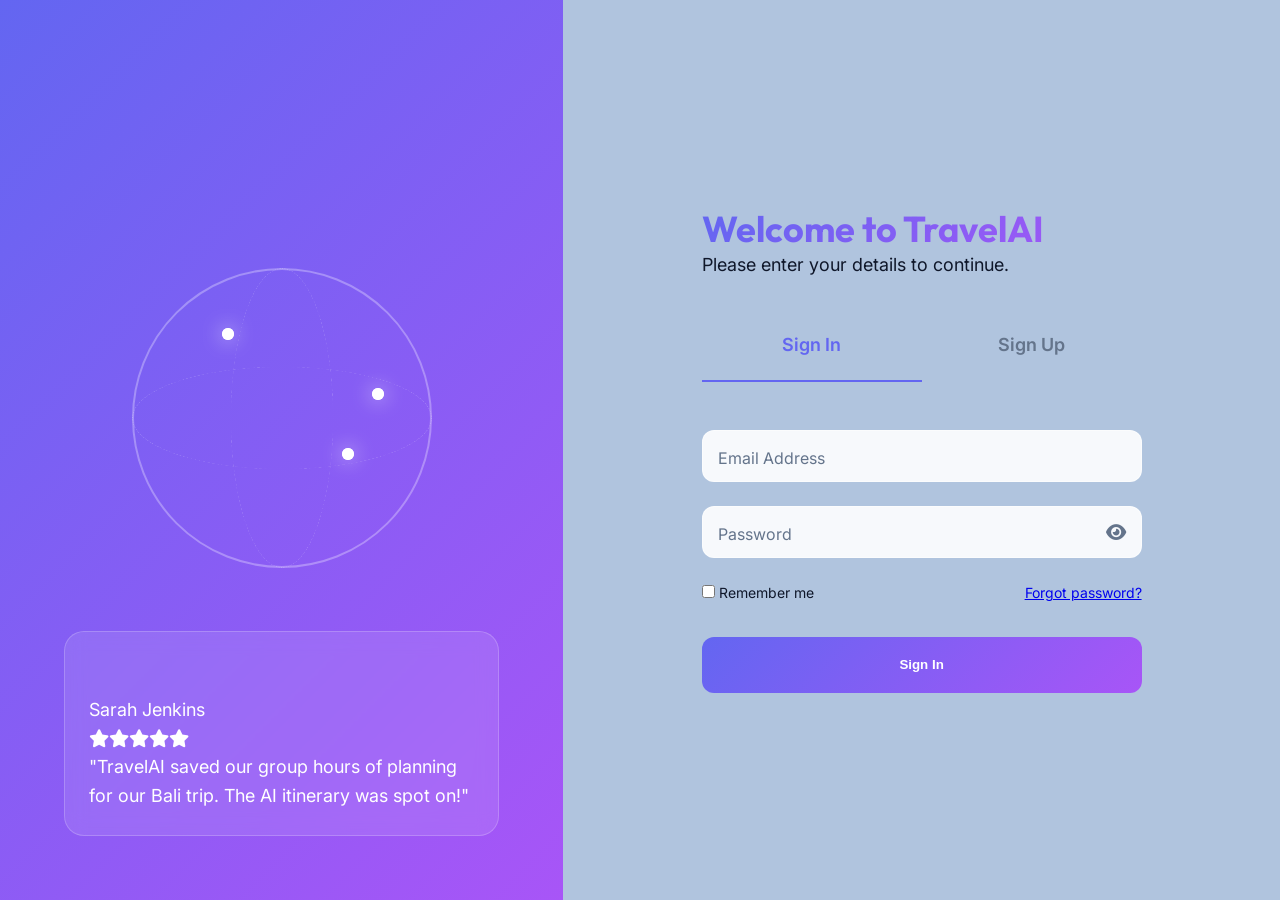
<file: frontend/create-trip.html>
<!DOCTYPE html>
<html lang="en">
<head>
    <meta charset="UTF-8">
    <meta name="viewport" content="width=device-width, initial-scale=1.0">
    <title>Create Trip - AI Travel Planner</title>
    <link rel="stylesheet" href="css/global.css">
    <link rel="stylesheet" href="css/components.css">
    <link rel="stylesheet" href="css/animations.css">
    <link rel="stylesheet" href="css/pages.css">
    <link rel="stylesheet" href="https://cdnjs.cloudflare.com/ajax/libs/font-awesome/6.4.0/css/all.min.css">
</head>
<body class="dashboard-layout">
    <!-- Sidebar -->
    <aside class="sidebar">
        <a href="index.html" class="nav-brand mb-2">
            <i class="fas fa-plane-departure"></i> TravelAI
        </a>
        <nav class="sidebar-nav">
            <a href="dashboard.html" class="sidebar-link"><i class="fas fa-home"></i> Dashboard</a>
            <a href="create-trip.html" class="sidebar-link active"><i class="fas fa-plus"></i> New Trip</a>
            <a href="#" class="sidebar-link" onclick="logout()"><i class="fas fa-sign-out-alt"></i> Logout</a>
        </nav>
    </aside>

    <!-- Main Content -->
    <main class="dashboard-content">
        <div class="dashboard-header animate-fade-in">
            <div>
                <h1>Plan a New Trip</h1>
                <p class="text-secondary">Tell us your preferences and let AI do the magic.</p>
            </div>
        </div>

        <div class="glass-card animate-slide-up delay-100" style="max-width: 800px;">
            <form id="create-trip-form">
                <div style="display: grid; grid-template-columns: 1fr 1fr; gap: 1.5rem;">
                    <div class="form-group">
                        <label class="form-label">Destination</label>
                        <input type="text" id="trip-destination" class="form-control" required placeholder="e.g. Goa, Manali, Paris">
                    </div>
                    <div class="form-group">
                        <label class="form-label">Total Budget (₹)</label>
                        <input type="number" id="trip-budget" class="form-control" required min="1000" placeholder="e.g. 20000">
                    </div>
                    <div class="form-group">
                        <label class="form-label">Number of Days</label>
                        <input type="number" id="trip-days" class="form-control" required min="1" max="14" placeholder="e.g. 3">
                    </div>
                    <div class="form-group">
                        <label class="form-label">Group Size</label>
                        <input type="number" id="trip-group-size" class="form-control" required min="1" max="20" placeholder="e.g. 4">
                    </div>
                </div>
                
                <div class="form-group">
                    <label class="form-label">Interests & Preferences</label>
                    <textarea id="trip-interests" class="form-control" rows="3" required placeholder="e.g. Beaches, nightlife, historical places, affordable seafood..."></textarea>
                </div>

                <div class="form-group mt-2">
                    <label class="form-label"><i class="fas fa-users"></i> Invite Team Members</label>
                    <div style="display: flex; gap: 1rem;">
                        <input type="text" id="trip-members" class="form-control" placeholder="Enter emails separated by commas (e.g. rahul@example.com, sneha@example.com)">
                    </div>
                    <p class="small text-secondary mt-0-5">Members will be automatically added to the trip and chat group.</p>
                </div>

                <div style="text-align: right; margin-top: 2rem;">
                    <button type="submit" class="btn btn-primary btn-lg">
                        Create Trip <i class="fas fa-arrow-right"></i>
                    </button>
                </div>
            </form>
        </div>
    </main>

    <script src="js/api.js"></script>
    <script src="js/app.js"></script>
    <script src="js/create_trip.js"></script>
</body>
</html>
</file>
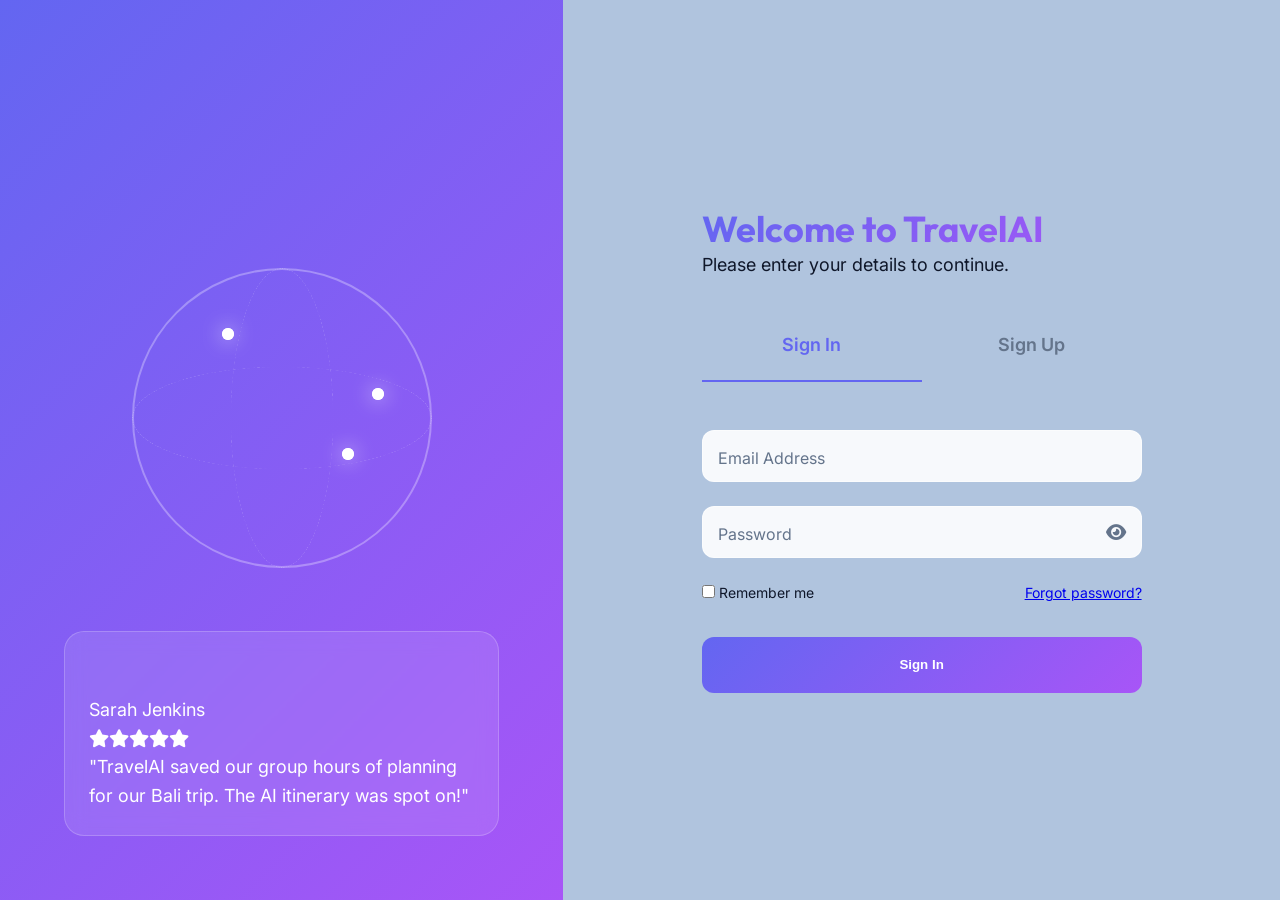
<file: frontend/dashboard.html>
<!DOCTYPE html>
<html lang="en">
<head>
    <meta charset="UTF-8">
    <meta name="viewport" content="width=device-width, initial-scale=1.0">
    <title>Dashboard - TravelAI Premium</title>
    <link rel="stylesheet" href="css/global.css">
    <link rel="stylesheet" href="https://cdnjs.cloudflare.com/ajax/libs/font-awesome/6.4.0/css/all.min.css">
    <style>
        body {
            background-color: var(--bg-main);
            display: flex;
            min-height: 100vh;
        }

        /* Sidebar Styles */
        .sidebar {
            width: 280px;
            height: 100vh;
            background: var(--surface);
            border-right: 1px solid var(--glass-border);
            display: flex;
            flex-direction: column;
            position: fixed;
            left: 0;
            top: 0;
            z-index: 1000;
            transition: transform 0.3s cubic-bezier(0.4, 0, 0.2, 1);
        }

        .sidebar-header {
            padding: 2rem;
            display: flex;
            flex-direction: column;
            gap: 1.5rem;
        }

        .user-profile {
            display: flex;
            align-items: center;
            gap: 1rem;
            padding: 1rem;
            background: var(--bg-main);
            border-radius: var(--radius-card);
        }

        .avatar-circle {
            width: 48px;
            height: 48px;
            background: var(--primary-gradient);
            color: white;
            border-radius: 50%;
            display: flex;
            align-items: center;
            justify-content: center;
            font-weight: 700;
            font-family: 'Outfit', sans-serif;
            font-size: 1.25rem;
        }

        .user-info h4 { font-size: 0.9rem; margin: 0; }
        .user-info p { font-size: 0.75rem; color: var(--text-muted); margin: 0; }

        .sidebar-nav {
            flex: 1;
            padding: 0 1rem;
            display: flex;
            flex-direction: column;
            gap: 0.25rem;
        }

        .sidebar-link {
            display: flex;
            align-items: center;
            gap: 1rem;
            padding: 0.875rem 1rem;
            border-radius: var(--radius-btn);
            color: var(--text-secondary);
            font-weight: 500;
            transition: var(--transition);
            text-decoration: none;
        }

        .sidebar-link i { width: 20px; text-align: center; font-size: 1.1rem; }

        .sidebar-link:hover {
            background: rgba(99, 102, 241, 0.05);
            color: var(--primary);
        }

        .sidebar-link.active {
            background: var(--primary-gradient);
            color: white;
            box-shadow: 0 4px 12px rgba(99, 102, 241, 0.2);
        }

        .sidebar-footer {
            padding: 1.5rem;
            border-top: 1px solid var(--glass-border);
            display: flex;
            flex-direction: column;
            gap: 0.5rem;
        }

        /* Main Content Layout */
        .main-wrapper {
            flex: 1;
            margin-left: 280px;
            display: flex;
            flex-direction: column;
            min-height: 100vh;
        }

        .top-header {
            height: 80px;
            background: var(--surface);
            border-bottom: 1px solid var(--glass-border);
            padding: 0 2.5rem;
            display: flex;
            align-items: center;
            justify-content: space-between;
            position: sticky;
            top: 0;
            z-index: 900;
        }

        .header-left h2 { font-size: 1.5rem; }

        .header-right {
            display: flex;
            align-items: center;
            gap: 2rem;
        }

        .search-bar {
            position: relative;
            width: 240px;
            transition: var(--transition);
        }

        .search-bar:focus-within { width: 320px; }

        .search-bar input {
            width: 100%;
            padding: 0.6rem 1rem 0.6rem 2.5rem;
            background: var(--bg-main);
            border: 1px solid var(--glass-border);
            border-radius: 100px;
            font-size: 0.9rem;
            transition: var(--transition);
        }

        .search-bar i {
            position: absolute;
            left: 1rem;
            top: 50%;
            transform: translateY(-50%);
            color: var(--text-muted);
        }

        .icon-btn {
            position: relative;
            width: 40px;
            height: 40px;
            display: flex;
            align-items: center;
            justify-content: center;
            border-radius: 50%;
            background: var(--bg-main);
            color: var(--text-secondary);
            cursor: pointer;
            transition: var(--transition);
        }

        .icon-btn:hover { background: var(--glass-border); color: var(--primary); }

        .badge-dot {
            position: absolute;
            top: 8px;
            right: 8px;
            width: 8px;
            height: 8px;
            background: var(--danger);
            border: 2px solid var(--surface);
            border-radius: 50%;
        }

        /* Dashboard View */
        .content-area { padding: 2.5rem; }

        .stats-row {
            display: grid;
            grid-template-columns: repeat(auto-fit, minmax(240px, 1fr));
            gap: 1.5rem;
            margin-bottom: 3rem;
        }

        .stat-card {
            padding: 1.5rem;
            display: flex;
            justify-content: space-between;
            align-items: flex-start;
        }

        .stat-value {
            font-size: 2rem;
            font-weight: 700;
            font-family: 'Outfit', sans-serif;
            margin-bottom: 0.25rem;
        }

        .stat-label { font-size: 0.875rem; color: var(--text-secondary); }

        .stat-trend {
            font-size: 0.75rem;
            padding: 0.25rem 0.5rem;
            border-radius: 100px;
            font-weight: 600;
        }

        .trend-up { background: rgba(16, 185, 129, 0.1); color: var(--success); }

        /* Trip Grid */
        .section-header {
            display: flex;
            justify-content: space-between;
            align-items: center;
            margin-bottom: 1.5rem;
        }

        .trips-grid {
            display: grid;
            grid-template-columns: repeat(auto-fit, minmax(300px, 1fr));
            gap: 2rem;
        }

        .trip-card {
            overflow: hidden;
            transition: var(--transition);
            cursor: pointer;
        }

        .trip-card:hover { transform: translateY(-8px); }

        .trip-cover {
            height: 160px;
            position: relative;
            padding: 1.5rem;
            display: flex;
            flex-direction: column;
            justify-content: flex-end;
            color: white;
        }

        .trip-status {
            position: absolute;
            top: 1rem;
            right: 1rem;
            padding: 0.4rem 0.8rem;
            background: rgba(255,255,255,0.2);
            backdrop-filter: blur(8px);
            border-radius: 100px;
            font-size: 0.75rem;
            font-weight: 600;
            text-transform: uppercase;
        }

        .trip-card-body { padding: 1.5rem; }

        .member-stack {
            display: flex;
            margin-bottom: 1.5rem;
        }

        .member-avatar {
            width: 32px;
            height: 32px;
            border-radius: 50%;
            border: 2px solid var(--surface);
            margin-left: -10px;
            background: #e2e8f0;
        }

        .member-avatar:first-child { margin-left: 0; }

        .progress-container {
            margin-top: 1rem;
        }

        .progress-bar {
            height: 6px;
            background: var(--bg-main);
            border-radius: 3px;
            overflow: hidden;
        }

        .progress-fill {
            height: 100%;
            background: var(--primary-gradient);
            border-radius: 3px;
            transition: width 1s ease-out;
        }

        /* Mobile Styles */
        .mobile-toggle {
            display: none;
            font-size: 1.5rem;
            cursor: pointer;
        }

        @media (max-width: 1024px) {
            .sidebar { transform: translateX(-100%); }
            .sidebar.open { transform: translateX(0); }
            .main-wrapper { margin-left: 0; }
            .mobile-toggle { display: block; }
            .top-header { padding: 0 1.5rem; }
            .search-bar { display: none; }
        }

        /* Activity Feed */
        .activity-card {
            margin-top: 3rem;
            padding: 2rem;
        }

        .timeline {
            display: flex;
            flex-direction: column;
            gap: 1.5rem;
            margin-top: 1.5rem;
        }

        .timeline-item {
            display: flex;
            gap: 1rem;
            position: relative;
        }

        .timeline-icon {
            width: 40px;
            height: 40px;
            border-radius: 50%;
            background: var(--bg-main);
            display: flex;
            align-items: center;
            justify-content: center;
            font-size: 1rem;
            color: var(--primary);
            flex-shrink: 0;
        }

        .timeline-content h5 { font-size: 0.9rem; margin-bottom: 0.2rem; }
        .timeline-content p { font-size: 0.8rem; color: var(--text-secondary); }
        .timeline-time { font-size: 0.7rem; color: var(--text-muted); margin-top: 0.2rem; }

        .empty-state {
            text-align: center;
            padding: 5rem 2rem;
        }

        .empty-illustration {
            font-size: 4rem;
            color: var(--text-muted);
            margin-bottom: 1.5rem;
            opacity: 0.3;
        }
    </style>
</head>
<body data-theme="light">
    <!-- Sidebar -->
    <aside class="sidebar" id="sidebar">
        <div class="sidebar-header">
            <a href="index.html" class="nav-brand">
                <span class="text-gradient"><i class="fas fa-plane-departure"></i> TravelAI</span>
            </a>
            <div class="user-profile">
                <div class="avatar-circle" id="user-initials">--</div>
                <div class="user-info">
                    <h4 id="user-name">Loading...</h4>
                    <p id="user-email">...</p>
                </div>
            </div>
        </div>

        <nav class="sidebar-nav">
            <a href="dashboard.html" class="sidebar-link active"><i class="fas fa-grid-2"></i> Dashboard</a>
            <a href="#" class="sidebar-link"><i class="fas fa-map-location-dot"></i> My Trips</a>
            <a href="expenses.html" class="sidebar-link"><i class="fas fa-wallet"></i> Expenses</a>
            <a href="booking.html" class="sidebar-link"><i class="fas fa-ticket"></i> Bookings</a>
            <a href="chat.html" class="sidebar-link"><i class="fas fa-comments"></i> Chat</a>
            <a href="#" class="sidebar-link"><i class="fas fa-street-view"></i> Guides</a>
            <a href="#" class="sidebar-link"><i class="fas fa-hotel"></i> Nearby Stays</a>
        </nav>

        <div class="sidebar-footer">
            <a href="#" class="sidebar-link"><i class="fas fa-cog"></i> Settings</a>
            <a href="#" onclick="logout()" class="sidebar-link" style="color: var(--danger);">
                <i class="fas fa-sign-out-alt"></i> Sign Out
            </a>
        </div>
    </aside>

    <!-- Main Wrapper -->
    <div class="main-wrapper">
        <header class="top-header">
            <div class="header-left">
                <i class="fas fa-bars mobile-toggle" onclick="toggleSidebar()"></i>
                <h2 id="page-title">Dashboard</h2>
            </div>

            <div class="header-right">
                <div class="icon-btn" style="order: -1;">
                    <i class="fas fa-bell"></i>
                    <div class="badge-dot"></div>
                </div>

                <div class="search-bar">
                    <i class="fas fa-search"></i>
                    <input type="text" placeholder="Search trips, members...">
                </div>

                <div class="avatar-circle" style="width: 40px; height: 40px; font-size: 0.9rem;" id="header-avatar">--</div>
            </div>
        </header>

        <main class="content-area">
            <!-- Stats Row -->
            <div class="stats-row">
                <div class="glass-card stat-card animate-slide-up">
                    <div>
                        <div class="stat-value text-gradient" id="stat-active-trips">0</div>
                        <div class="stat-label">Active Trips</div>
                    </div>
                    <span class="stat-trend trend-up"><i class="fas fa-arrow-up"></i> 12%</span>
                </div>
                <div class="glass-card stat-card animate-slide-up animate-stagger-1">
                    <div>
                        <div class="stat-value text-gradient" id="stat-total-expenses">₹0</div>
                        <div class="stat-label">Total Expenses</div>
                    </div>
                    <span class="stat-trend trend-up"><i class="fas fa-chart-line"></i> +₹2.5k</span>
                </div>
                <div class="glass-card stat-card animate-slide-up animate-stagger-2">
                    <div>
                        <div class="stat-value text-gradient" id="stat-trips-year">0</div>
                        <div class="stat-label">Trips This Year</div>
                    </div>
                    <span class="stat-trend trend-up"><i class="fas fa-calendar"></i> 4 new</span>
                </div>
                <div class="glass-card stat-card animate-slide-up animate-stagger-3">
                    <div>
                        <div class="stat-value text-gradient" id="stat-members">0</div>
                        <div class="stat-label">Group Members</div>
                    </div>
                    <span class="stat-trend trend-up"><i class="fas fa-users"></i> +2</span>
                </div>
            </div>

            <!-- Recent Activity & Bookings (Now First) -->
            <div class="glass-card activity-card animate-slide-up" style="margin-top: 0; margin-bottom: 3rem;">
                <h3><i class="fas fa-clock-rotate-left"></i> Recent Bookings & Activity</h3>
                <div class="timeline" id="activity-feed">
                    <div class="timeline-item">
                        <div class="timeline-icon" style="background: rgba(16, 185, 129, 0.1); color: var(--success);"><i class="fas fa-hotel"></i></div>
                        <div class="timeline-content">
                            <h5>Hotel Booking Confirmed</h5>
                            <p>You booked <strong>Taj Lakefront, Bhopal</strong> for 2 nights.</p>
                            <div class="timeline-time">Just now</div>
                        </div>
                    </div>
                    <div class="timeline-item">
                        <div class="timeline-icon"><i class="fas fa-money-bill-transfer"></i></div>
                        <div class="timeline-content">
                            <h5>New Expense Added</h5>
                            <p>Rahul added ₹1,200 for Dinner at Goa Beach Club.</p>
                            <div class="timeline-time">2 hours ago</div>
                        </div>
                    </div>
                </div>
            </div>

            <!-- Your Trips -->
            <div class="section-header">
                <h3>Your Trips</h3>
                <button class="btn btn-primary" onclick="window.location.href='create-trip.html'">
                    <i class="fas fa-plus"></i> Create New Trip
                </button>
            </div>

            <div id="trips-container" class="trips-grid">
                <!-- Trip cards will be injected here -->
                <div class="shimmer-card glass-card" style="height: 300px; width: 100%;"></div>
                <div class="shimmer-card glass-card" style="height: 300px; width: 100%;"></div>
            </div>
        </main>
    </div>

    <script src="js/api.js"></script>
    <script src="js/app.js"></script>
    <script src="js/dashboard.js"></script>
    <script>
        function toggleSidebar() {
            document.getElementById('sidebar').classList.toggle('open');
        }

        // Handle active navigation states based on trip ID
        document.addEventListener('DOMContentLoaded', () => {
            const lastTripId = localStorage.getItem('last_trip_id');
            const links = document.querySelectorAll('.sidebar-link');
            
            links.forEach(link => {
                const href = link.getAttribute('href');
                if (lastTripId && href !== 'dashboard.html' && href !== '#' && !href.includes('?')) {
                    link.setAttribute('href', `${href}?id=${lastTripId}`);
                }
            });
        });

        // Init Theme
        const savedTheme = localStorage.getItem('theme') || 'light';
        document.body.setAttribute('data-theme', savedTheme);
    </script>
</body>
</html>
</file>
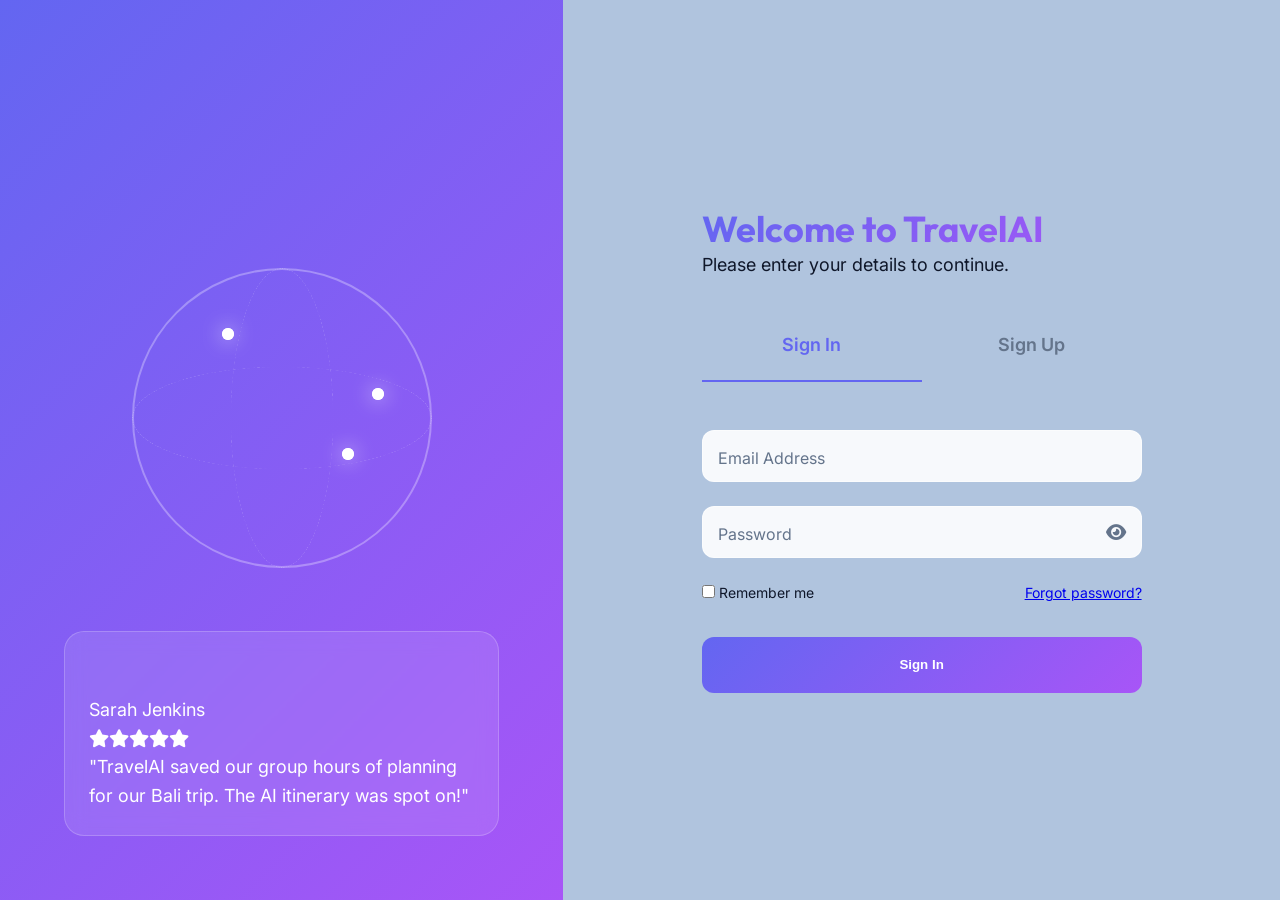
<file: frontend/demand-heatmap.html>
<!DOCTYPE html>
<html lang="en">
<head>
    <meta charset="UTF-8">
    <meta name="viewport" content="width=device-width, initial-scale=1.0">
    <title>Demand Heatmap - TravelAI</title>
    <link rel="stylesheet" href="css/global.css">
    <link rel="stylesheet" href="css/components.css">
    <link rel="stylesheet" href="css/animations.css">
    <link rel="stylesheet" href="css/pages.css">
    <link rel="stylesheet" href="css/local-stays.css">
    <link rel="stylesheet" href="https://cdnjs.cloudflare.com/ajax/libs/font-awesome/6.4.0/css/all.min.css">
</head>
<body class="dashboard-layout">
    <!-- Sidebar -->
    <aside class="sidebar">
        <a href="index.html" class="nav-brand mb-2">
            <i class="fas fa-plane-departure"></i> TravelAI
        </a>
        <nav class="sidebar-nav">
            <a href="dashboard.html" class="sidebar-link"><i class="fas fa-home"></i> Dashboard</a>
            <a href="#" class="sidebar-link" id="nav-itinerary"><i class="fas fa-map-marked-alt"></i> Itinerary</a>
            <a href="nearby-homes.html" class="sidebar-link"><i class="fas fa-house-user"></i> Nearby Stays</a>
            <a href="demand-heatmap.html" class="sidebar-link active"><i class="fas fa-chart-line"></i> Demand Analysis</a>
            <a href="host-dashboard.html" class="sidebar-link"><i class="fas fa-user-tie"></i> Host Dashboard</a>
            <a href="#" class="sidebar-link" onclick="logout()"><i class="fas fa-sign-out-alt"></i> Logout</a>
        </nav>
    </aside>

    <main class="dashboard-content">
        <div class="dashboard-header animate-fade-in">
            <div>
                <h1 class="text-gradient">Demand Analysis & Heatmap</h1>
                <p class="text-secondary">Predicting crowd spikes and festival demand for local stays.</p>
            </div>
        </div>

        <div class="grid grid-cols-1 md:grid-cols-3 gap-2 mt-3">
            <div class="glass-card">
                <h3 class="text-secondary small">Current Popularity</h3>
                <h2 id="current-score">78%</h2>
                <div class="badge badge-warning mt-1">High Demand</div>
            </div>
            <div class="glass-card">
                <h3 class="text-secondary small">Predicted Peak</h3>
                <h2>Saturday</h2>
                <p class="text-secondary small mt-1">Expected 92% occupancy</p>
            </div>
            <div class="glass-card">
                <h3 class="text-secondary small">Local Stays Active</h3>
                <h2>142 Homes</h2>
                <p class="text-secondary small mt-1">Supporting overflow</p>
            </div>
        </div>

        <div class="heatmap-container animate-slide-up">
            <div class="flex justify-between items-center mb-2">
                <h3>7-Day Demand Forecast: <span id="target-city">Mumbai</span></h3>
                <div class="flex gap-1 small text-secondary">
                    <span style="display: flex; align-items: center; gap: 4px;"><i class="fas fa-square text-primary"></i> Normal</span>
                    <span style="display: flex; align-items: center; gap: 4px;"><i class="fas fa-square text-warning"></i> High</span>
                    <span style="display: flex; align-items: center; gap: 4px;"><i class="fas fa-square text-danger"></i> Peak</span>
                </div>
            </div>
            <div id="heatmap-bars" class="demand-bar-container">
                <!-- Bars injected here -->
            </div>
            <div class="flex justify-between mt-1 text-secondary small">
                <span>Today</span>
                <span>+1 Day</span>
                <span>+2 Days</span>
                <span>+3 Days</span>
                <span>+4 Days</span>
                <span>+5 Days</span>
                <span>Next Week</span>
            </div>
        </div>

        <div class="mt-4">
            <h2>Active High-Demand Alerts</h2>
            <div id="alerts-container" class="mt-2" style="display: grid; gap: 1rem;">
                <!-- Alerts injected here -->
            </div>
        </div>
    </main>

    <script src="js/api.js"></script>
    <script src="js/app.js"></script>
    <script src="js/demand-heatmap.js"></script>
</body>
</html>
</file>
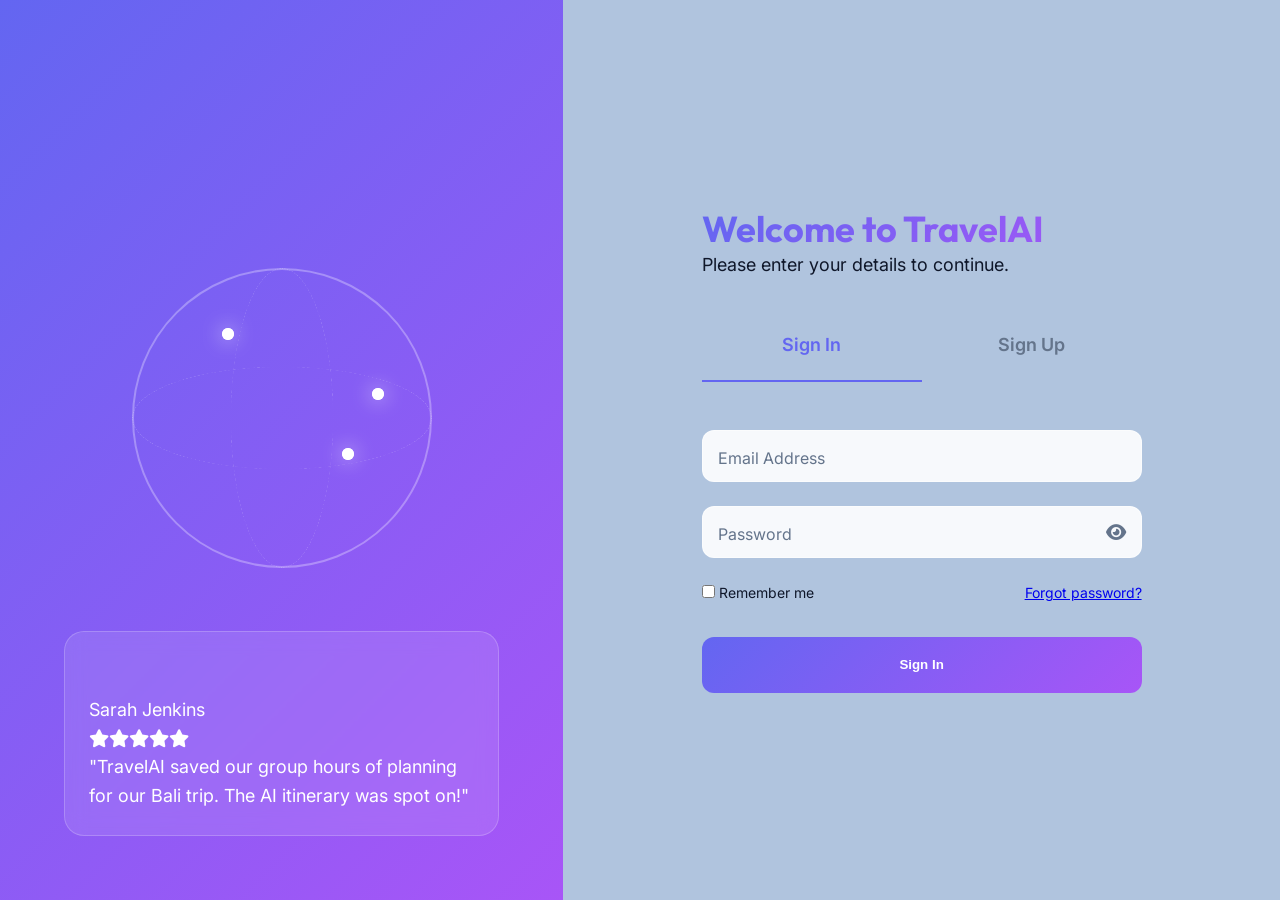
<file: frontend/expenses.html>
<!DOCTYPE html>
<html lang="en">
<head>
    <meta charset="UTF-8">
    <meta name="viewport" content="width=device-width, initial-scale=1.0">
    <title>Expense Splitter - TravelAI</title>
    <link rel="stylesheet" href="css/global.css">
    <link rel="stylesheet" href="css/components.css">
    <link rel="stylesheet" href="css/animations.css">
    <link rel="stylesheet" href="css/pages.css">
    <link rel="stylesheet" href="https://cdnjs.cloudflare.com/ajax/libs/font-awesome/6.4.0/css/all.min.css">
</head>
<body class="dashboard-layout">
    <!-- Sidebar -->
    <aside class="sidebar">
        <a href="index.html" class="nav-brand mb-2">
            <i class="fas fa-plane-departure"></i> TravelAI
        </a>
        <nav class="sidebar-nav">
            <a href="dashboard.html" class="sidebar-link"><i class="fas fa-home"></i> Dashboard</a>
            <a href="#" class="sidebar-link" id="nav-itinerary"><i class="fas fa-map-marked-alt"></i> Itinerary</a>
            <a href="#" class="sidebar-link active" id="nav-expenses"><i class="fas fa-wallet"></i> Expenses</a>
            <a href="#" class="sidebar-link" id="nav-chat"><i class="fas fa-comments"></i> Trip Chat</a>
            <a href="#" class="sidebar-link" onclick="logout()"><i class="fas fa-sign-out-alt"></i> Logout</a>
        </nav>
    </aside>

    <!-- Main Content -->
    <main class="dashboard-content">
        <div class="dashboard-header animate-fade-in">
            <div>
                <h1>Expense Splitter</h1>
                <p class="text-secondary" id="expense-meta">Manage group expenses effortlessly.</p>
            </div>
            <div class="flex gap-1">
                <input type="file" id="receipt-upload" style="display: none;" accept="image/*">
                <button class="btn btn-outline" onclick="document.getElementById('receipt-upload').click()" id="btn-scan">
                    <i class="fas fa-camera"></i> Scan Receipt
                </button>
                <button class="btn btn-primary" onclick="document.getElementById('add-expense-modal').style.display='flex'">
                    <i class="fas fa-plus"></i> Add Expense
                </button>
            </div>
        </div>

        <div class="stats-grid animate-slide-up delay-100">
            <div class="glass-card stat-card">
                <i class="fas fa-file-invoice-dollar stat-icon"></i>
                <div>
                    <h3 id="total-spent">₹0</h3>
                    <p class="text-secondary">Total Spent</p>
                </div>
            </div>
            <div class="glass-card stat-card">
                <i class="fas fa-users stat-icon" style="color: var(--success); background: rgba(16, 185, 129, 0.1);"></i>
                <div>
                    <h3 id="per-person">₹0</h3>
                    <p class="text-secondary">Per Person</p>
                </div>
            </div>
        </div>

        <div class="mt-3 animate-slide-up delay-150">
            <div class="flex justify-between items-center">
                <h2>Group Balances</h2>
                <div class="badge badge-success"><i class="fas fa-check-circle"></i> Equi-Split Active</div>
            </div>
            <div id="split-summary" class="mt-1" style="display: grid; grid-template-columns: repeat(auto-fill, minmax(250px, 1fr)); gap: 1rem;">
                <!-- Split cards injected here -->
            </div>
        </div>

        <div class="mt-3 animate-slide-up delay-150" id="settlement-container" style="display: none;">
            <h2><i class="fas fa-magic text-gradient"></i> Smart Settlements (Simplified)</h2>
            <div id="settlements-list" class="mt-1" style="display: flex; flex-direction: column; gap: 0.75rem;">
                <!-- Settlements injected here -->
            </div>
        </div>

        <div class="mt-3 animate-slide-up delay-200">
            <h2>Recent Expenses</h2>
            <div id="expenses-list" style="margin-top: 1.5rem; display: flex; flex-direction: column; gap: 1rem;">
                <!-- Expenses injected here -->
            </div>
        </div>
    </main>

    <!-- Modal -->
    <div id="add-expense-modal" style="display:none; position: fixed; inset: 0; background: rgba(0,0,0,0.5); z-index: 1000; align-items: center; justify-content: center; backdrop-filter: blur(5px);">
        <div class="glass-card animate-slide-up" style="width: 100%; max-width: 400px;">
            <h2 class="mb-2">Add New Expense</h2>
            <form id="expense-form">
                <div class="form-group">
                    <label class="form-label">Description</label>
                    <input type="text" id="exp-desc" class="form-control" required placeholder="e.g. Dinner at beachfront">
                </div>
                <div class="form-group">
                    <label class="form-label">Amount (₹)</label>
                    <input type="number" id="exp-amount" class="form-control" required min="1">
                </div>
                <div style="display: flex; gap: 1rem; justify-content: flex-end; margin-top: 1.5rem;">
                    <button type="button" class="btn btn-outline" onclick="document.getElementById('add-expense-modal').style.display='none'">Cancel</button>
                    <button type="submit" class="btn btn-primary">Save Expense</button>
                </div>
            </form>
        </div>
    </div>

    <script src="https://cdn.socket.io/4.7.2/socket.io.min.js"></script>
    <script src="js/api.js"></script>
    <script src="js/app.js"></script>
    <script src="js/socket-manager.js"></script>
    <script src="js/expenses.js"></script>
</body>
</html>
</file>
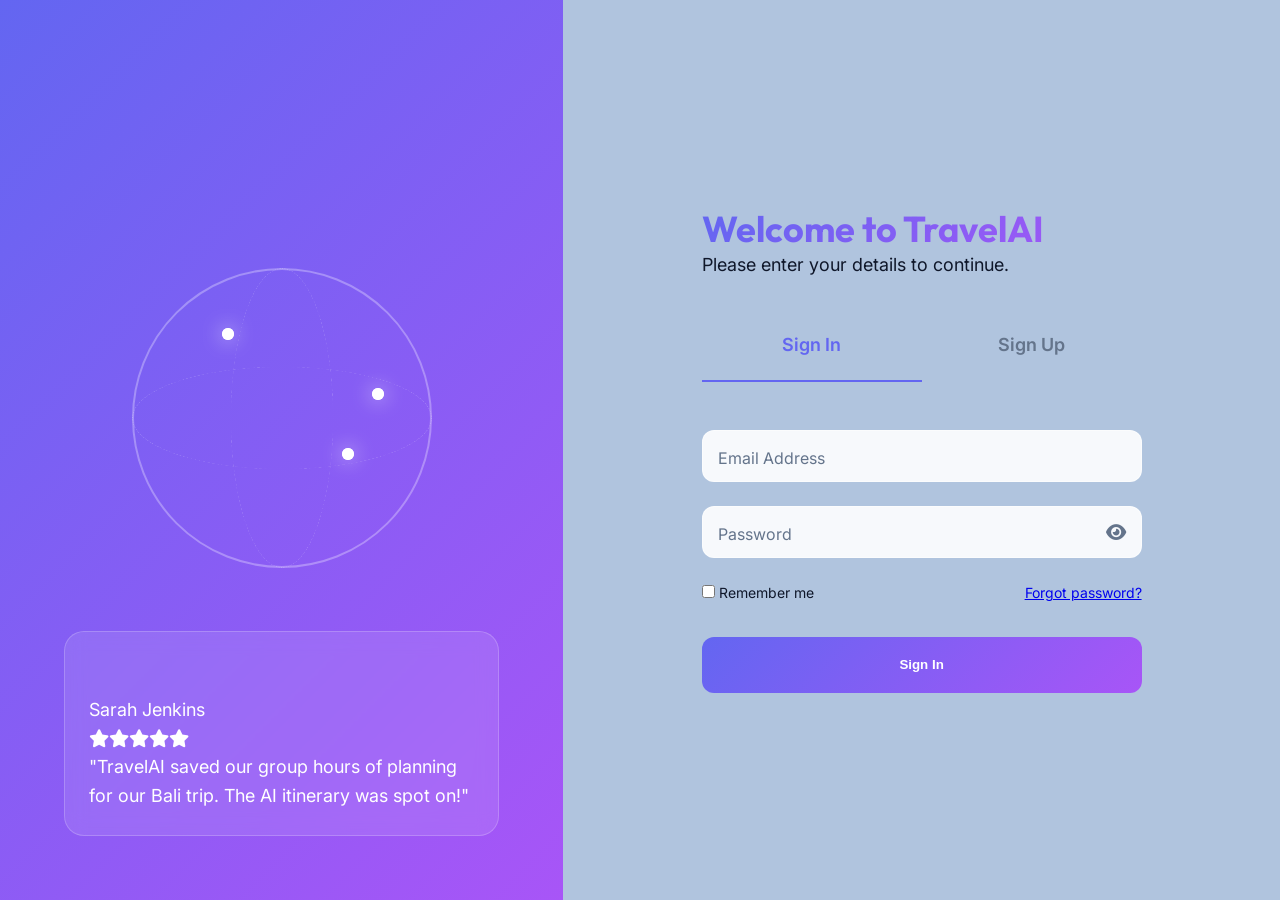
<file: frontend/host-dashboard.html>
<!DOCTYPE html>
<html lang="en">
<head>
    <meta charset="UTF-8">
    <meta name="viewport" content="width=device-width, initial-scale=1.0">
    <title>Host Dashboard - TravelAI</title>
    <link rel="stylesheet" href="css/global.css">
    <link rel="stylesheet" href="css/components.css">
    <link rel="stylesheet" href="css/animations.css">
    <link rel="stylesheet" href="css/pages.css">
    <link rel="stylesheet" href="css/host-dashboard.css">
    <link rel="stylesheet" href="https://cdnjs.cloudflare.com/ajax/libs/font-awesome/6.4.0/css/all.min.css">
</head>
<body class="dashboard-layout">
    <!-- Sidebar -->
    <aside class="sidebar">
        <a href="index.html" class="nav-brand mb-2">
            <i class="fas fa-plane-departure"></i> TravelAI
        </a>
        <nav class="sidebar-nav">
            <a href="dashboard.html" class="sidebar-link"><i class="fas fa-home"></i> Dashboard</a>
            <a href="nearby-homes.html" class="sidebar-link"><i class="fas fa-house-user"></i> Nearby Stays</a>
            <a href="demand-heatmap.html" class="sidebar-link"><i class="fas fa-chart-line"></i> Demand Analysis</a>
            <a href="host-dashboard.html" class="sidebar-link active"><i class="fas fa-user-tie"></i> Host Dashboard</a>
            <a href="#" class="sidebar-link" onclick="logout()"><i class="fas fa-sign-out-alt"></i> Logout</a>
        </nav>
    </aside>

    <main class="dashboard-content">
        <div id="host-registration-section" class="text-center py-5" style="display: none;">
            <i class="fas fa-handshake fa-4x text-primary mb-2"></i>
            <h1 class="text-gradient">Become a Local Host</h1>
            <p class="text-secondary max-w-md mx-auto">Rent your extra room during peak weekends and help travelers find authentic homes.</p>
            <div class="glass-card mt-3 max-w-md mx-auto text-left">
                <div class="form-group">
                    <label>Emergency Contact Number</label>
                    <input type="text" id="host-emergency" class="form-control" placeholder="+91-XXXXX-XXXXX">
                </div>
                <button class="btn btn-primary w-full mt-2" onclick="registerAsHost()">Become a Verified Host</button>
            </div>
        </div>

        <div id="host-main-dashboard" style="display: none;">
            <div class="dashboard-header animate-fade-in">
                <div>
                    <h1 class="text-gradient">Host Dashboard</h1>
                    <p class="text-secondary">Welcome back! Manage your properties and pricing.</p>
                </div>
                <button class="btn btn-primary" onclick="showAddProperty()"><i class="fas fa-plus"></i> Add Property</button>
            </div>

            <div class="grid grid-cols-1 md:grid-cols-4 gap-2 mt-3">
                <div class="glass-card">
                    <h3 class="text-secondary small">Total Earnings</h3>
                    <h2>₹12,450</h2>
                    <div class="text-success small mt-1"><i class="fas fa-arrow-up"></i> 18% this month</div>
                </div>
                <div class="glass-card">
                    <h3 class="text-secondary small">Active Bookings</h3>
                    <h2>3</h2>
                </div>
                <div class="glass-card">
                    <h3 class="text-secondary small">Host Rating</h3>
                    <h2>4.9 <i class="fas fa-star text-warning"></i></h2>
                </div>
                <div class="glass-card">
                    <h3 class="text-secondary small">Identity Status</h3>
                    <div class="badge badge-success">Verified</div>
                </div>
            </div>

            <div class="mt-4">
                <h2>Your Properties</h2>
                <div id="properties-container" class="properties-grid mt-2">
                    <!-- Property cards injected here -->
                </div>
            </div>

            <div id="pricing-ai-modal" class="modal" style="display: none;">
                <div class="modal-content">
                    <div class="flex justify-between items-center mb-2">
                        <h3><i class="fas fa-magic text-gradient"></i> AI Pricing Suggestion</h3>
                        <span class="close" onclick="closeModal('pricing-ai-modal')">&times;</span>
                    </div>
                    <div id="pricing-ai-content">
                        <!-- AI suggestion content -->
                    </div>
                    <div class="mt-3 flex gap-1">
                        <button class="btn btn-primary flex-1" onclick="applySuggestedPrice()">Apply Suggestion</button>
                        <button class="btn btn-outline flex-1" onclick="closeModal('pricing-ai-modal')">Keep Current</button>
                    </div>
                </div>
            </div>
        </div>
    </main>

    <script src="js/api.js"></script>
    <script src="js/app.js"></script>
    <script src="js/host-dashboard.js"></script>
</body>
</html>
</file>
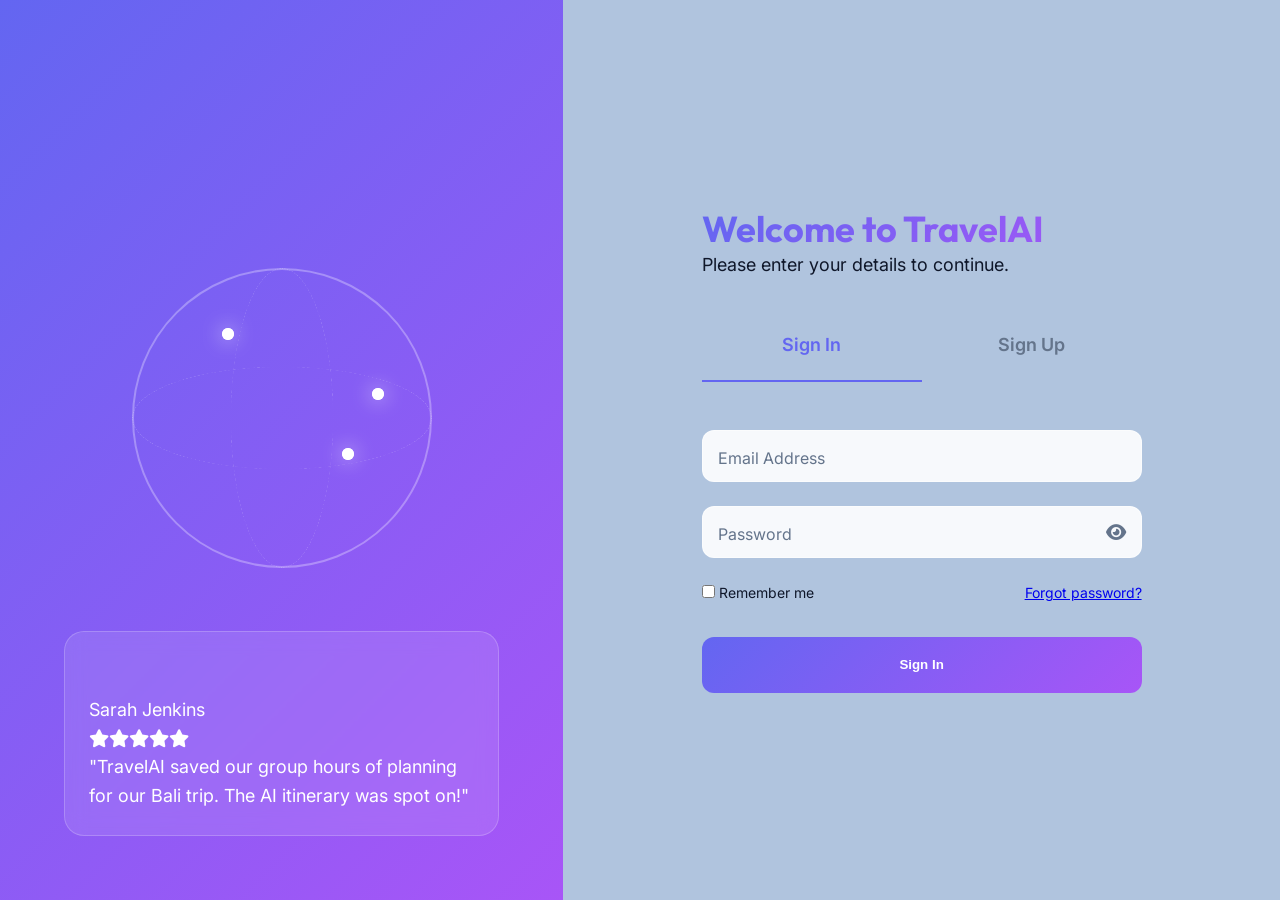
<file: frontend/nearby-homes.html>
<!DOCTYPE html>
<html lang="en">
<head>
    <meta charset="UTF-8">
    <meta name="viewport" content="width=device-width, initial-scale=1.0">
    <title>Nearby Homes - TravelAI</title>
    <link rel="stylesheet" href="css/global.css">
    <link rel="stylesheet" href="css/components.css">
    <link rel="stylesheet" href="css/animations.css">
    <link rel="stylesheet" href="css/pages.css">
    <link rel="stylesheet" href="css/local-stays.css">
    <link rel="stylesheet" href="https://cdnjs.cloudflare.com/ajax/libs/font-awesome/6.4.0/css/all.min.css">
</head>
<body class="dashboard-layout">
    <!-- Sidebar -->
    <aside class="sidebar">
        <a href="index.html" class="nav-brand mb-2">
            <i class="fas fa-plane-departure"></i> TravelAI
        </a>
        <nav class="sidebar-nav">
            <a href="dashboard.html" class="sidebar-link"><i class="fas fa-home"></i> Dashboard</a>
            <a href="#" class="sidebar-link" id="nav-itinerary"><i class="fas fa-map-marked-alt"></i> Itinerary</a>
            <a href="nearby-homes.html" class="sidebar-link active"><i class="fas fa-house-user"></i> Nearby Stays</a>
            <a href="demand-heatmap.html" class="sidebar-link"><i class="fas fa-chart-line"></i> Demand Analysis</a>
            <a href="host-dashboard.html" class="sidebar-link"><i class="fas fa-user-tie"></i> Host Dashboard</a>
            <a href="#" class="sidebar-link" onclick="logout()"><i class="fas fa-sign-out-alt"></i> Logout</a>
        </nav>
    </aside>

    <main class="dashboard-content">
        <!-- WanderLust Hero Banner -->
        <div class="hero-banner animate-fade-in">
            <div class="hero-badge mb-1">
                <i class="fas fa-check-circle"></i> Account Verified
            </div>
            <h1 id="welcome-text">Find your perfect stay, traveler ✨</h1>
            <p class="text-white opacity-80">Thousands of verified rooms, homestays & unique properties across India</p>
        </div>

        <!-- Floating Search/Filter Bar -->
        <div class="glass-card search-float-bar animate-slide-up">
            <div class="search-grid">
                <div class="search-item">
                    <label><i class="fas fa-map-marker-alt text-primary"></i> LOCATION</label>
                    <input type="text" id="search-location" value="Manali, Himachal Pradesh">
                </div>
                <div class="search-item">
                    <label><i class="fas fa-calendar-alt text-primary"></i> CHECK-IN</label>
                    <input type="date" value="2026-06-10">
                </div>
                <div class="search-item">
                    <label><i class="fas fa-calendar-check text-primary"></i> CHECK-OUT</label>
                    <input type="date" value="2026-06-14">
                </div>
                <div class="search-item">
                    <label><i class="fas fa-users text-primary"></i> GUESTS</label>
                    <select class="search-select">
                        <option>4 Guests</option>
                        <option>2 Guests</option>
                        <option>1 Guest</option>
                    </select>
                </div>
                <button class="btn btn-primary search-btn">Search</button>
            </div>
        </div>

        <div class="main-layout-grid mt-4">
            <!-- Filters Sidebar -->
            <aside class="filters-sidebar glass-card">
                <h3>FILTERS</h3>
                <div class="filter-group mt-2">
                    <label>Price Range (₹/night)</label>
                    <input type="range" min="500" max="8000" value="2500" class="w-full">
                    <div class="flex justify-between small text-secondary">
                        <span>₹500</span>
                        <span>₹8,000</span>
                    </div>
                </div>
                <div class="filter-group mt-2">
                    <label>Property Type</label>
                    <div class="checkbox-group">
                        <label><input type="checkbox" checked> Homestay</label>
                        <label><input type="checkbox" checked> Private Room</label>
                        <label><input type="checkbox"> Entire Villa</label>
                        <label><input type="checkbox"> Cottage / Cabin</label>
                    </div>
                </div>
            </aside>

            <!-- Main Content Area -->
            <div class="stays-results-area">
                <div class="flex justify-between items-center mb-2">
                    <h2 id="search-results-title">Local Stays</h2>
                    <select class="form-control" style="width: 150px;">
                        <option>Most Popular</option>
                        <option>Price: Low to High</option>
                        <option>Top Rated</option>
                    </select>
                </div>

                <div class="stay-card animate-slide-up" style="animation-delay: 0.2s;">
                    <div style="position: relative;">
                        <img src="https://images.unsplash.com/photo-1522708323590-d24dbb6b0267?w=600" class="stay-img" alt="Cozy Penthouse">
                        <div style="position: absolute; top: 10px; right: 10px;" class="stay-badge badge-private">PRIVATE HOME</div>
                    </div>
                    <div class="stay-info">
                        <div class="flex justify-between items-start mb-1">
                            <h3>Skyline View Penthouse</h3>
                            <div class="stay-price">₹4,200</div>
                        </div>
                        <div class="flex gap-1 text-secondary small mb-2">
                            <span><i class="fas fa-map-marker-alt"></i> City Center</span>
                            <span><i class="fas fa-wifi"></i> High-speed Fiber</span>
                        </div>
                        <button class="btn btn-primary btn-sm w-full">View Availability</button>
                    </div>
                </div>

                <div class="stay-card animate-slide-up" style="animation-delay: 0.3s;">
                    <div style="position: relative;">
                        <img src="https://images.unsplash.com/photo-1502672260266-1c1ef2d93688?w=600" class="stay-img" alt="Boutique Studio">
                        <div style="position: absolute; top: 10px; right: 10px;" class="stay-badge badge-shared">DESIGNER STUDIO</div>
                    </div>
                    <div class="stay-info">
                        <div class="flex justify-between items-start mb-1">
                            <h3>Heritage Boutique Studio</h3>
                            <div class="stay-price">₹2,800</div>
                        </div>
                        <div class="flex gap-1 text-secondary small mb-2">
                            <span><i class="fas fa-palette text-secondary"></i> Artistic Decor</span>
                            <span><i class="fas fa-coffee"></i> Free Breakfast</span>
                        </div>
                        <button class="btn btn-primary btn-sm w-full">Reserve Now</button>
                    </div>
                </div>

                <div id="stays-container" class="stays-grid">
                    <!-- Property cards injected here -->
                    <div class="text-center py-5 w-full col-span-full">
                        <div class="spinner mx-auto"></div>
                        <p class="mt-1">Finding the best local hosts for you...</p>
                    </div>
                </div>
            </div>
        </div>

        <div class="flex justify-between items-center mt-4 mb-2">
            <h2 id="search-results-title">All Local Stays</h2>
            <div class="flex gap-1">
                <select id="filter-type" class="form-control" style="width: 150px; background: var(--surface);">
                    <option value="all">All Types</option>
                    <option value="private room">Private Room</option>
                    <option value="shared room">Shared Room</option>
                    <option value="full home">Full Home</option>
                </select>
                <select id="filter-price" class="form-control" style="width: 150px; background: var(--surface);">
                    <option value="all">Any Price</option>
                    <option value="budget">Under ₹1000</option>
                    <option value="mid">₹1000 - ₹3000</option>
                    <option value="premium">Over ₹3000</option>
                </select>
            </div>
        </div>
        <p class="text-secondary small mb-2"><span id="results-count">0</span> homes found in <span id="current-city">your destination</span></p>

        <div id="stays-container" class="stays-grid">
            <!-- Property cards injected here -->
            <div class="text-center py-5 w-full col-span-full">
                <div class="spinner mx-auto"></div>
                <p class="mt-1">Finding the best local hosts for you...</p>
            </div>
        </div>
    </main>

    <script src="js/api.js"></script>
    <script src="js/app.js"></script>
    <script src="js/local-stays.js"></script>
</body>
</html>
</file>
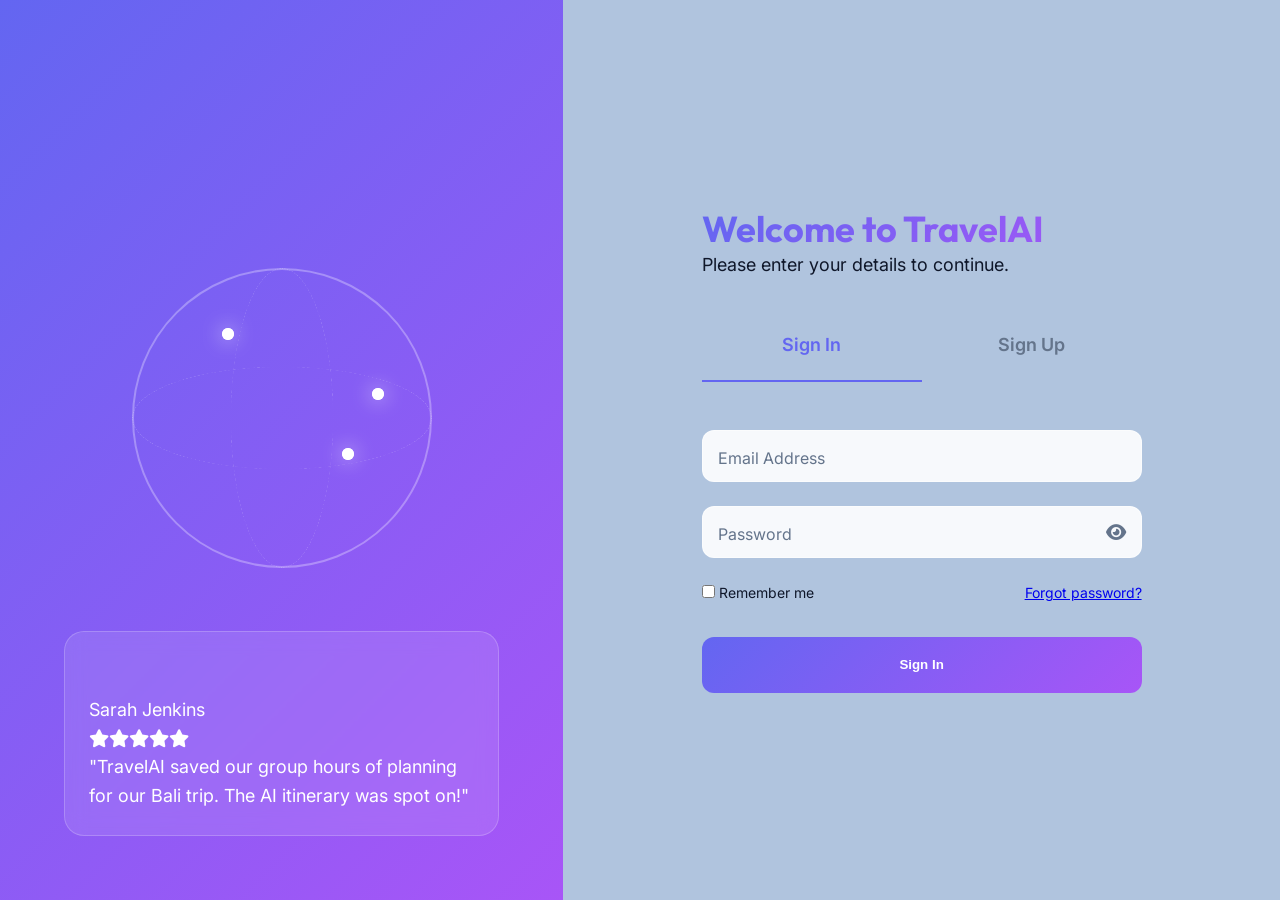
<file: frontend/tourist-guides.html>
<!DOCTYPE html>
<html lang="en">
<head>
    <meta charset="UTF-8">
    <meta name="viewport" content="width=device-width, initial-scale=1.0">
    <title>Local Experts & Guides - TravelAI</title>
    <link rel="stylesheet" href="css/global.css">
    <link rel="stylesheet" href="https://cdnjs.cloudflare.com/ajax/libs/font-awesome/6.4.0/css/all.min.css">
    <style>
        .guides-hero {
            padding: 4rem 2rem;
            text-align: center;
            background: linear-gradient(135deg, rgba(99, 102, 241, 0.1), rgba(168, 85, 247, 0.1));
            border-radius: var(--radius-card);
            margin-bottom: 3rem;
            border: 1px solid var(--glass-border);
        }
        .guides-grid {
            display: grid;
            grid-template-columns: repeat(auto-fill, minmax(280px, 1fr));
            gap: 2rem;
        }
        .guide-card {
            text-align: center;
            transition: var(--transition);
        }
        .guide-card:hover { transform: translateY(-5px); }
        .guide-img {
            width: 120px;
            height: 120px;
            border-radius: 50%;
            object-fit: cover;
            margin-bottom: 1.5rem;
            border: 4px solid var(--surface);
            box-shadow: var(--glass-shadow);
        }
    </style>
</head>
<body class="dashboard-layout" data-theme="light">
    <!-- Sidebar -->
    <aside class="sidebar">
        <a href="index.html" class="nav-brand mb-2">
            <i class="fas fa-plane-departure"></i> TravelAI
        </a>
        <nav class="sidebar-nav">
            <a href="dashboard.html" class="sidebar-link"><i class="fas fa-home"></i> Dashboard</a>
            <a href="#" class="sidebar-link" id="nav-itinerary"><i class="fas fa-map-marked-alt"></i> Itinerary</a>
            <a href="tourist-guides.html" class="sidebar-link active"><i class="fas fa-user-tie"></i> Guides</a>
            <a href="expenses.html" class="sidebar-link" id="nav-expenses"><i class="fas fa-wallet"></i> Expenses</a>
            <a href="#" onclick="logout()" class="sidebar-link"><i class="fas fa-sign-out-alt"></i> Logout</a>
        </nav>
    </aside>

    <main class="dashboard-content">
        <div class="guides-hero animate-fade-in">
            <h1 class="text-gradient">Local Experts & Guides</h1>
            <p class="text-secondary mt-1">Connect with verified professionals who know the city better than anyone else.</p>
        </div>

        <div class="flex justify-between items-center mb-2">
            <div class="flex gap-1">
                <button class="btn btn-sm btn-primary filter-btn active" data-city="all">All Locations</button>
                <button class="btn btn-sm btn-outline filter-btn" data-city="goa">Goa</button>
                <button class="btn btn-sm btn-outline filter-btn" data-city="bhopal">Bhopal</button>
                <button class="btn btn-sm btn-outline filter-btn" data-city="london">London</button>
                <button class="btn btn-sm btn-outline filter-btn" data-city="paris">Paris</button>
            </div>
            <div class="search-bar" style="width: 300px;">
                <i class="fas fa-search"></i>
                <input type="text" id="guide-search" placeholder="Search by name or expertise...">
            </div>
        </div>

        <div id="guides-container" class="guides-grid">
            <!-- Guides will be injected here -->
        </div>
    </main>

    <script src="js/api.js"></script>
    <script src="js/app.js"></script>
    <script>
        const HARDCODED_GUIDES = [
            { id: 1, name: "Rajesh Kumar", city: "bhopal", phone: "+91 98765 43210", expert: "Heritage & Culture", rating: 4.9, img: "https://images.unsplash.com/photo-1506794778202-cad84cf45f1d?w=400" },
            { id: 2, name: "Amit Sharma", city: "bhopal", phone: "+91 91234 56789", expert: "Wildlife specialist", rating: 4.7, img: "https://images.unsplash.com/photo-1500648767791-00dcc994a43e?w=400" },
            { id: 3, name: "David D'Souza", city: "goa", phone: "+91 88888 77777", expert: "Beaches & Nightlife", rating: 4.8, img: "https://images.unsplash.com/photo-1472099645785-5658abf4ff4e?w=400" },
            { id: 4, name: "Maria Gomes", city: "goa", phone: "+91 99999 00000", expert: "Old Goa Architecture", rating: 4.9, img: "https://images.unsplash.com/photo-1494790108377-be9c29b29330?w=400" },
            { id: 5, name: "Arthur Morgan", city: "london", phone: "+44 20 1234 5678", expert: "Royal Landmarks", rating: 4.9, img: "https://images.unsplash.com/photo-1507003211169-0a1dd7228f2d?w=400" },
            { id: 6, name: "Sarah Jenkins", city: "london", phone: "+44 77 9876 5432", expert: "Culinary & Pubs", rating: 4.8, img: "https://images.unsplash.com/photo-1438761681033-6461ffad8d80?w=400" },
            { id: 7, name: "Jean-Luc Picard", city: "paris", phone: "+33 1 45 67 89 01", expert: "Art & Louvre", rating: 5.0, img: "https://images.unsplash.com/photo-1463453091185-61582044d556?w=400" },
            { id: 8, name: "Chloe Dubois", city: "paris", phone: "+33 6 12 34 56 78", expert: "Fashion & Montmartre", rating: 4.9, img: "https://images.unsplash.com/photo-1544005313-94ddf0286df2?w=400" }
        ];

        document.addEventListener('DOMContentLoaded', () => {
            if (!checkAuth()) return;
            
            const lastTripId = localStorage.getItem('last_trip_id');
            if (lastTripId) {
                document.getElementById('nav-itinerary').href = `itinerary.html?id=${lastTripId}`;
                document.getElementById('nav-expenses').href = `expenses.html?id=${lastTripId}`;
            }

            renderGuides('all');

            const filterBtns = document.querySelectorAll('.filter-btn');
            filterBtns.forEach(btn => {
                btn.addEventListener('click', () => {
                    filterBtns.forEach(b => b.classList.replace('btn-primary', 'btn-outline'));
                    btn.classList.replace('btn-outline', 'btn-primary');
                    renderGuides(btn.dataset.city);
                });
            });

            document.getElementById('guide-search').addEventListener('input', (e) => {
                const term = e.target.value.toLowerCase();
                const filtered = HARDCODED_GUIDES.filter(g => 
                    g.name.toLowerCase().includes(term) || g.expert.toLowerCase().includes(term)
                );
                displayGuides(filtered);
            });
        });

        function renderGuides(city) {
            const filtered = city === 'all' ? HARDCODED_GUIDES : HARDCODED_GUIDES.filter(g => g.city === city);
            displayGuides(filtered);
        }

        function displayGuides(guides) {
            const container = document.getElementById('guides-container');
            container.innerHTML = guides.map(guide => `
                <div class="glass-card guide-card animate-slide-up">
                    <img src="${guide.img}" class="guide-img" alt="${guide.name}">
                    <h3>${guide.name}</h3>
                    <p class="text-primary font-bold small">${guide.expert}</p>
                    <div class="rating-mini mt-1 mb-1" style="justify-content: center;"><i class="fas fa-star"></i> ${guide.rating}</div>
                    <p class="text-secondary small mb-2"><i class="fas fa-location-dot"></i> ${guide.city.charAt(0).toUpperCase() + guide.city.slice(1)}</p>
                    <a href="tel:${guide.phone}" class="btn btn-primary btn-sm" style="width: 100%; justify-content: center;">
                        <i class="fas fa-phone"></i> Contact Expert
                    </a>
                </div>
            `).join('');
        }
    </script>
</body>
</html>
</file>
<file: frontend/css/global.css>
@import url('https://fonts.googleapis.com/css2?family=Inter:wght@300;400;500;600;700&family=Outfit:wght@400;500;600;700&display=swap');

:root {
    /* Color Palette */
    --primary-gradient: linear-gradient(135deg, #6366f1 0%, #a855f7 100%);
    --primary: #6366f1;
    --primary-dark: #4f46e5;
    --secondary: #a855f7;
    
    /* Light Mode Surfaces */
    --bg-main: #B0C4DE;
    --surface: rgba(255, 255, 255, 0.9);
    --text-primary: #0f172a;
    --text-secondary: #334155;
    --text-muted: #64748b;
    
    /* Glass Morphism - Enhanced */
    --glass-bg: rgba(255, 255, 255, 0.45);
    --glass-border: rgba(255, 255, 255, 0.4);
    --glass-blur: 16px;
    --glass-shadow: 0 8px 32px 0 rgba(15, 23, 42, 0.1);

    /* System Colors */
    --success: #10b981;
    --danger: #ef4444;
    --warning: #f59e0b;
    --info: #3b82f6;

    /* Spacing & Sizing */
    --radius-card: 1.25rem;
    --radius-btn: 0.75rem;
    --transition: all 0.2s cubic-bezier(0.4, 0, 0.2, 1);
}

[data-theme="dark"] {
    --bg-main: #020617;
    --surface: #0f172a;
    --text-primary: #f8fafc;
    --text-secondary: #94a3b8;
    --text-muted: #64748b;
    
    --glass-bg: rgba(15, 23, 42, 0.8);
    --glass-border: rgba(255, 255, 255, 0.05);
    --glass-shadow: 0 8px 32px 0 rgba(0, 0, 0, 0.4);
}

/* Base Styles */
* {
    margin: 0;
    padding: 0;
    box-sizing: border-box;
    -webkit-font-smoothing: antialiased;
}

body {
    background-color: var(--bg-main);
    background-image: 
        radial-gradient(at 0% 0%, rgba(99, 102, 241, 0.15) 0px, transparent 50%),
        radial-gradient(at 100% 0%, rgba(168, 85, 247, 0.15) 0px, transparent 50%),
        radial-gradient(at 100% 100%, rgba(99, 102, 241, 0.1) 0px, transparent 50%),
        radial-gradient(at 0% 100%, rgba(168, 85, 247, 0.1) 0px, transparent 50%);
    color: var(--text-primary);
    font-family: 'Inter', sans-serif;
    font-size: clamp(14px, 1vw + 10px, 18px);
    line-height: 1.6;
    overflow-x: hidden;
    transition: var(--transition);
}

h1, h2, h3, h4, h5, h6 {
    font-family: 'Outfit', sans-serif;
    font-weight: 700;
    line-height: 1.2;
}

/* Animation Utilities */
@keyframes fadeIn {
    from { opacity: 0; }
    to { opacity: 1; }
}

@keyframes slideUp {
    from { opacity: 0; transform: translateY(20px); }
    to { opacity: 1; transform: translateY(0); }
}

@keyframes float {
    0%, 100% { transform: translateY(0); }
    50% { transform: translateY(-10px); }
}

@keyframes shimmer {
    0% { background-position: -1000px 0; }
    100% { background-position: 1000px 0; }
}

@keyframes pulseGlow {
    0% { box-shadow: 0 0 0 0 rgba(99, 102, 241, 0.4); }
    70% { box-shadow: 0 0 0 15px rgba(99, 102, 241, 0); }
    100% { box-shadow: 0 0 0 0 rgba(99, 102, 241, 0); }
}

.animate-fade-in { animation: fadeIn 0.6s ease forwards; }
.animate-slide-up { animation: slideUp 0.6s cubic-bezier(0.22, 1, 0.36, 1) forwards; }
.animate-float { animation: float 6s infinite ease-in-out; }
.animate-shimmer {
    background: linear-gradient(90deg, var(--surface) 25%, var(--bg-main) 50%, var(--surface) 75%);
    background-size: 1000px 100%;
    animation: shimmer 2s infinite linear;
}
.animate-pulse-glow { animation: pulseGlow 2s infinite; }

.animate-stagger-1 { animation-delay: 0.1s; }
.animate-stagger-2 { animation-delay: 0.2s; }
.animate-stagger-3 { animation-delay: 0.3s; }
.animate-stagger-4 { animation-delay: 0.4s; }
.animate-stagger-5 { animation-delay: 0.5s; }

/* Global Components */
.glass-card {
    background: var(--glass-bg);
    backdrop-filter: blur(var(--glass-blur));
    -webkit-backdrop-filter: blur(var(--glass-blur));
    border: 1px solid var(--glass-border);
    border-radius: var(--radius-card);
    box-shadow: var(--glass-shadow);
}

.btn {
    padding: 0.75rem 1.5rem;
    border-radius: var(--radius-btn);
    font-weight: 600;
    cursor: pointer;
    transition: var(--transition);
    border: none;
    display: inline-flex;
    align-items: center;
    gap: 0.5rem;
    text-decoration: none;
}

.btn-primary {
    background: var(--primary-gradient);
    color: white;
}

.btn-primary:hover {
    transform: translateY(-2px);
    opacity: 0.9;
}

.btn-outline {
    background: transparent;
    border: 2px solid var(--primary);
    color: var(--primary);
}

.btn-outline:hover {
    background: var(--primary);
    color: white;
}

.text-gradient {
    background: var(--primary-gradient);
    -webkit-background-clip: text;
    -webkit-text-fill-color: transparent;
    background-clip: text;
}

/* Theme Toggle JS Script Placeholder Helper */
/*
function toggleTheme() {
    const body = document.body;
    const currentTheme = body.getAttribute('data-theme');
    const nextTheme = currentTheme === 'dark' ? 'light' : 'dark';
    body.setAttribute('data-theme', nextTheme);
    localStorage.setItem('theme', nextTheme);
}
*/
</file>
<file: frontend/css/components.css>
/* Glass Card */
.glass-card {
    background: var(--glass-bg);
    backdrop-filter: blur(12px);
    -webkit-backdrop-filter: blur(12px);
    border: 1px solid var(--glass-border);
    border-radius: var(--radius-lg);
    box-shadow: var(--glass-shadow);
    padding: var(--spacing-xl);
    transition: transform 0.3s ease, box-shadow 0.3s ease;
}

.glass-card:hover {
    transform: translateY(-5px);
    box-shadow: 0 12px 40px 0 rgba(0, 0, 0, 0.45);
    border-color: rgba(255, 255, 255, 0.15);
}

/* Buttons */
.btn {
    padding: 0.8rem 1.5rem;
    border-radius: var(--radius-md);
    font-weight: 600;
    cursor: pointer;
    transition: all 0.3s cubic-bezier(0.4, 0, 0.2, 1);
    border: none;
    display: inline-flex;
    align-items: center;
    gap: 0.5rem;
    font-size: 0.95rem;
}

.btn-primary {
    background-color: var(--primary);
    color: white;
}

.btn-primary:hover {
    background-color: var(--primary-hover);
    transform: translateY(-2px);
    box-shadow: 0 5px 15px rgba(27, 77, 62, 0.3);
}

.btn-outline {
    background: transparent;
    border: 1.5px solid var(--primary);
    color: var(--primary);
}

.btn-outline:hover {
    background: var(--primary-fade);
    transform: translateY(-2px);
}

/* WanderLust Hero Banner */
.hero-banner {
    background-color: var(--primary);
    border-radius: var(--radius-lg);
    padding: 3rem;
    color: white;
    position: relative;
    overflow: hidden;
    margin-bottom: 2rem;
}

.hero-banner::after {
    content: '';
    position: absolute;
    top: -50%;
    right: -10%;
    width: 400px;
    height: 400px;
    background: rgba(255,255,255,0.05);
    border-radius: 50%;
}

.hero-banner h1 {
    font-size: 2.5rem;
    font-weight: 700;
    margin-bottom: 0.5rem;
}

.hero-badge {
    background: rgba(255,255,255,0.1);
    border: 1px solid rgba(255,255,255,0.2);
    padding: 0.4rem 1rem;
    border-radius: var(--radius-full);
    font-size: 0.85rem;
    display: inline-flex;
    align-items: center;
    gap: 0.5rem;
}

/* Form Inputs */
.form-group {
    margin-bottom: var(--spacing-lg);
}

.form-label {
    display: block;
    margin-bottom: var(--spacing-sm);
    color: var(--text-secondary);
    font-size: 0.875rem;
    font-weight: 500;
}

.form-control {
    width: 100%;
    padding: 0.75rem 1rem;
    background: rgba(255, 255, 255, 0.5);
    border: 1px solid var(--glass-border);
    border-radius: var(--radius-md);
    color: var(--text-primary);
    font-size: 1rem;
    font-weight: 500;
    transition: var(--transition);
}

.form-control::placeholder {
    color: var(--text-muted);
    opacity: 0.8;
}

.form-control:focus {
    outline: none;
    border-color: var(--primary);
    box-shadow: 0 0 0 3px rgba(79, 70, 229, 0.2);
}

/* Navbar */
.navbar {
    position: fixed;
    top: 0;
    left: 0;
    right: 0;
    padding: 1rem 0;
    background: rgba(15, 23, 42, 0.8);
    backdrop-filter: blur(10px);
    -webkit-backdrop-filter: blur(10px);
    border-bottom: 1px solid var(--glass-border);
    z-index: 1000;
    transition: padding 0.3s ease, background 0.3s ease;
}

.navbar .container {
    display: flex;
    justify-content: space-between;
    align-items: center;
}

.nav-brand {
    font-size: 1.5rem;
    font-weight: 700;
    color: var(--text-primary);
    display: flex;
    align-items: center;
    gap: 0.5rem;
}

.nav-brand i {
    color: var(--primary);
}

.nav-links {
    display: flex;
    gap: 2rem;
    align-items: center;
}

.nav-links a {
    color: var(--text-secondary);
    font-weight: 500;
}

.nav-links a:hover, .nav-links a.active {
    color: var(--text-primary);
}

/* Sidebar (for dashboard) */
.sidebar {
    width: 250px;
    background: var(--surface);
    height: 100vh;
    position: fixed;
    left: 0;
    top: 0;
    border-right: 1px solid var(--border);
    padding: 2rem 1rem;
    display: flex;
    flex-direction: column;
}

.sidebar-nav {
    margin-top: 2rem;
    display: flex;
    flex-direction: column;
    gap: 0.5rem;
}

.sidebar-link {
    display: flex;
    align-items: center;
    gap: 1rem;
    padding: 0.75rem 1rem;
    color: var(--text-secondary);
    border-radius: var(--radius-md);
    transition: all 0.3s ease;
}

.sidebar-link:hover, .sidebar-link.active {
    background: rgba(79, 70, 229, 0.1);
    color: var(--primary);
}

/* Dashboard Layout */
.dashboard-layout {
    display: flex;
    min-height: 100vh;
}

.dashboard-content {
    flex: 1;
    margin-left: 250px;
    padding: 2rem;
}

/* Toast Notification */
.toast-container {
    position: fixed;
    bottom: 2rem;
    right: 2rem;
    z-index: 9999;
    display: flex;
    flex-direction: column;
    gap: 1rem;
}

.toast {
    background: var(--surface);
    color: var(--text-primary);
    padding: 1rem 1.5rem;
    border-radius: var(--radius-md);
    border-left: 4px solid var(--primary);
    box-shadow: var(--glass-shadow);
    display: flex;
    align-items: center;
    gap: 1rem;
    animation: slideInRight 0.3s forwards;
}

.toast.success { border-color: var(--success); }
.toast.error { border-color: var(--danger); }
</file>
<file: frontend/css/animations.css>
/* Keyframes */
@keyframes fadeIn {
    from { opacity: 0; }
    to { opacity: 1; }
}

@keyframes slideUp {
    from {
        opacity: 0;
        transform: translateY(20px);
    }
    to {
        opacity: 1;
        transform: translateY(0);
    }
}

@keyframes slideInRight {
    from {
        opacity: 0;
        transform: translateX(100%);
    }
    to {
        opacity: 1;
        transform: translateX(0);
    }
}

@keyframes pulse {
    0% { transform: scale(1); }
    50% { transform: scale(1.05); }
    100% { transform: scale(1); }
}

@keyframes float {
    0% { transform: translateY(0px); }
    50% { transform: translateY(-10px); }
    100% { transform: translateY(0px); }
}

/* Animation Classes */
.animate-fade-in {
    animation: fadeIn 0.8s ease forwards;
}

.animate-slide-up {
    animation: slideUp 0.8s ease forwards;
    opacity: 0; /* Initial state before animation */
}

/* Staggered animations */
.delay-100 { animation-delay: 100ms; }
.delay-200 { animation-delay: 200ms; }
.delay-300 { animation-delay: 300ms; }
.delay-400 { animation-delay: 400ms; }

.floating {
    animation: float 6s ease-in-out infinite;
}

/* Loading Spinner */
.spinner {
    width: 24px;
    height: 24px;
    border: 3px solid rgba(255, 255, 255, 0.3);
    border-radius: 50%;
    border-top-color: #fff;
    animation: spin 1s ease-in-out infinite;
}

@keyframes spin {
    to { transform: rotate(360deg); }
}
</file>
<file: frontend/css/pages.css>
/* --- Landing Page --- */
.hero-section {
    min-height: 100vh;
    display: flex;
    align-items: center;
    position: relative;
    padding-top: 80px;
}

.hero-content {
    max-width: 600px;
    z-index: 10;
}

.hero-title {
    font-size: 4rem;
    line-height: 1.1;
    margin-bottom: 1.5rem;
    background: linear-gradient(to right, #fff, #94a3b8);
    -webkit-background-clip: text;
    -webkit-text-fill-color: transparent;
}

.hero-subtitle {
    font-size: 1.25rem;
    color: var(--text-secondary);
    margin-bottom: 2rem;
}

/* Features Section */
.features-grid {
    display: grid;
    grid-template-columns: repeat(auto-fit, minmax(300px, 1fr));
    gap: 2rem;
    margin-top: 3rem;
}

.feature-card {
    text-align: center;
    padding: 2rem;
}

.feature-icon {
    font-size: 2.5rem;
    color: var(--primary);
    margin-bottom: 1rem;
    display: inline-block;
    padding: 1rem;
    background: rgba(79, 70, 229, 0.1);
    border-radius: 50%;
}

/* --- Auth Page --- */
.auth-container {
    min-height: 100vh;
    display: flex;
    align-items: center;
    justify-content: center;
    padding: 2rem;
}

.auth-card {
    width: 100%;
    max-width: 450px;
}

.auth-header {
    text-align: center;
    margin-bottom: 2rem;
}

/* --- Dashboard --- */
.dashboard-header {
    display: flex;
    justify-content: space-between;
    align-items: center;
    margin-bottom: 2rem;
}

.stats-grid {
    display: grid;
    grid-template-columns: repeat(auto-fit, minmax(200px, 1fr));
    gap: 1.5rem;
    margin-bottom: 2rem;
}

.stat-card {
    display: flex;
    align-items: center;
    gap: 1rem;
}

.stat-icon {
    font-size: 2rem;
    color: var(--secondary);
    background: rgba(236, 72, 153, 0.1);
    padding: 1rem;
    border-radius: var(--radius-md);
}

/* --- Trip Cards --- */
.trips-grid {
    display: grid;
    grid-template-columns: repeat(auto-fill, minmax(300px, 1fr));
    gap: 1.5rem;
}

.trip-card-image {
    height: 150px;
    background: linear-gradient(135deg, var(--surface), var(--surface-hover));
    border-radius: var(--radius-md);
    margin-bottom: 1rem;
    display: flex;
    align-items: center;
    justify-content: center;
    font-size: 3rem;
    color: var(--primary);
}

/* --- Itinerary Timeline --- */
.timeline {
    position: relative;
    max-width: 800px;
    margin: 0 auto;
}

.timeline::after {
    content: '';
    position: absolute;
    width: 2px;
    background: var(--border);
    top: 0;
    bottom: 0;
    left: 20px;
    margin-left: -1px;
}

.timeline-item {
    padding: 10px 40px;
    position: relative;
    background-color: inherit;
    width: 100%;
}

.timeline-item::after {
    content: '';
    position: absolute;
    width: 15px;
    height: 15px;
    right: auto;
    background-color: var(--primary);
    border: 4px solid var(--background);
    top: 15px;
    border-radius: 50%;
    z-index: 1;
    left: 12.5px;
}
/* --- Booking Page --- */
.booking-tabs {
    display: flex;
    gap: 1rem;
    margin-bottom: 2rem;
    border-bottom: 1px solid var(--border);
    padding-bottom: 1rem;
}

.booking-tab {
    padding: 0.5rem 1.5rem;
    cursor: pointer;
    border-radius: var(--radius-md);
    transition: all 0.3s ease;
    color: var(--text-secondary);
}

.booking-tab.active {
    background: var(--primary);
    color: white;
}

.booking-grid {
    display: grid;
    grid-template-columns: repeat(auto-fill, minmax(300px, 1fr));
    gap: 2rem;
}

.booking-card {
    position: relative;
    overflow: hidden;
    transition: transform 0.3s ease, border-color 0.3s ease;
}

.booking-card.pinned-choice {
    border: 2px solid var(--secondary);
    box-shadow: 0 0 20px rgba(236, 72, 153, 0.2);
}

.pinned-badge {
    position: absolute;
    top: 10px;
    left: 10px;
    background: var(--secondary);
    color: white;
    padding: 0.25rem 0.75rem;
    border-radius: var(--radius-full);
    font-size: 0.75rem;
    font-weight: bold;
    z-index: 10;
    box-shadow: var(--shadow-sm);
}

.ai-badge {
    position: absolute;
    top: 10px;
    right: 10px;
    background: var(--primary);
    color: white;
    padding: 0.25rem 0.75rem;
    border-radius: var(--radius-full);
    font-size: 0.75rem;
    font-weight: bold;
    z-index: 10;
}

.booking-img {
    width: 100%;
    height: 200px;
    object-fit: cover;
}

/* --- Itinerary Hero --- */
.itinerary-hero {
    height: 400px;
    width: 100%;
    position: relative;
    border-radius: 2rem;
    overflow: hidden;
    margin-bottom: 2rem;
    display: flex;
    align-items: center;
    justify-content: center;
    background-size: cover;
    background-position: center;
    border: 1px solid rgba(255, 255, 255, 0.1);
}

.hero-overlay {
    position: absolute;
    top: 0;
    left: 0;
    width: 100%;
    height: 100%;
    background: linear-gradient(to bottom, rgba(0,0,0,0.2), rgba(0,0,0,0.8));
    z-index: 1;
}

.hero-content-itinerary {
    position: relative;
    z-index: 2;
    text-align: center;
    color: white;
}

.hero-content-itinerary h1 {
    font-size: 4.5rem;
    font-weight: 800;
    margin-bottom: 0.5rem;
    text-shadow: 0 10px 30px rgba(0,0,0,0.5);
    letter-spacing: -2px;
}

.hero-meta {
    font-size: 1.25rem;
    color: rgba(255,255,255,0.8);
    margin-bottom: 2rem;
}

.hero-badges {
    display: flex;
    gap: 1.5rem;
    justify-content: center;
}

.hero-badge {
    background: rgba(255,255,255,0.1);
    backdrop-filter: blur(10px);
    padding: 0.5rem 1.25rem;
    border-radius: 100px;
    border: 1px solid rgba(255,255,255,0.2);
    font-size: 0.9rem;
    font-weight: 600;
}

.hero-actions {
    display: flex;
    gap: 1rem;
    justify-content: center;
    margin-top: 2rem;
}

.btn-white {
    background: white;
    color: black;
    border: none;
    font-weight: 700;
}

.btn-white:hover {
    background: rgba(255,255,255,0.9);
    transform: scale(1.05);
}

.btn-white-outline {
    background: transparent;
    color: white;
    border: 1px solid rgba(255,255,255,0.5);
    font-weight: 600;
}

.btn-white-outline:hover {
    background: rgba(255,255,255,0.1);
    border-color: white;
}

/* --- Hotel Spotlight --- */
.hotel-spotlight-grid {
    display: grid;
    grid-template-columns: repeat(auto-fit, minmax(280px, 1fr));
    gap: 1.5rem;
    margin-top: 1rem;
}

.spotlight-card {
    background: rgba(255,255,255,0.03);
    border: 1px solid rgba(255,255,255,0.1);
    border-radius: 1.5rem;
    overflow: hidden;
    transition: all 0.3s ease;
}

.spotlight-card:hover {
    transform: translateY(-5px);
    border-color: var(--primary);
    background: rgba(255,255,255,0.05);
}

.spotlight-img-container {
    height: 180px;
    position: relative;
    overflow: hidden;
}

.spotlight-img-container img {
    width: 100%;
    height: 100%;
    object-fit: cover;
}

.spotlight-price {
    position: absolute;
    bottom: 10px;
    right: 10px;
    background: var(--surface);
    color: var(--success);
    padding: 0.4rem 0.8rem;
    border-radius: var(--radius-md);
    font-weight: 700;
    box-shadow: var(--shadow-sm);
}

.spotlight-info {
    padding: 1.25rem;
}

.rating-mini {
    background: rgba(245, 158, 11, 0.1);
    color: #f59e0b;
    padding: 0.2rem 0.5rem;
    border-radius: var(--radius-sm);
    font-size: 0.75rem;
    font-weight: 700;
}

.small {
    font-size: 0.8rem;
}
</file>
<file: frontend/css/local-stays.css>
/* Local Stays & Marketplace Styles */

.search-float-bar {
    margin-top: -40px;
    z-index: 10;
    padding: 1.5rem 2rem !important;
}

.search-grid {
    display: grid;
    grid-template-columns: 1.5fr 1fr 1fr 1fr 0.5fr;
    gap: 1.5rem;
    align-items: center;
}

.search-item label {
    display: block;
    font-size: 0.7rem;
    font-weight: 700;
    color: var(--text-muted);
    margin-bottom: 0.3rem;
}

.search-item input, .search-select {
    width: 100%;
    border: none;
    font-weight: 600;
    font-size: 0.9rem;
    color: var(--text-main);
    background: transparent;
    outline: none;
}

.main-layout-grid {
    display: grid;
    grid-template-columns: 280px 1fr;
    gap: 2rem;
}

.filters-sidebar h3 {
    font-size: 0.8rem;
    letter-spacing: 1px;
    color: var(--text-muted);
    margin-bottom: 1.5rem;
}

.filter-group label {
    display: block;
    font-weight: 600;
    font-size: 0.85rem;
    margin-bottom: 0.8rem;
}

.checkbox-group label {
    display: flex;
    align-items: center;
    gap: 0.8rem;
    font-weight: 400;
    margin-bottom: 0.6rem;
    cursor: pointer;
}

.stay-card {
    background: white;
    border-radius: var(--radius-lg);
    border: 1px solid var(--accent);
    overflow: hidden;
    transition: all 0.3s ease;
}

.stay-card:hover {
    transform: translateY(-8px);
    box-shadow: var(--shadow-lg);
}

.stay-img {
    height: 180px;
    width: 100%;
    object-fit: cover;
}

.stay-info {
    padding: 1.2rem;
}

.stay-info h3 {
    font-size: 1.1rem;
    font-weight: 600;
    margin-bottom: 0.3rem;
}

.stay-card .btn-primary {
    transition: all 0.3s ease;
}

.stay-card:hover .btn-primary {
    background: var(--primary-hover);
    box-shadow: 0 0 15px var(--primary);
}

.text-warning { color: #fbbf24; }
.text-info { color: #38bdf8; }

/* Shimmer effect for featured items */
.stay-card::before {
    content: '';
    position: absolute;
    top: 0;
    left: -100%;
    width: 50%;
    height: 100%;
    background: linear-gradient(
        to right,
        transparent,
        rgba(255, 255, 255, 0.05),
        transparent
    );
    transform: skewX(-25deg);
    transition: 0.75s;
    z-index: 1;
}

.stay-card:hover::before {
    left: 125%;
}

.stay-info {
    padding: var(--spacing-md);
}

.stay-badge {
    padding: 0.25rem 0.75rem;
    border-radius: 100px;
    font-size: 0.75rem;
    font-weight: 600;
}

.badge-shared { background: rgba(79, 70, 229, 0.1); color: var(--primary); }
.badge-private { background: rgba(16, 185, 129, 0.1); color: var(--success); }
.badge-home { background: rgba(236, 72, 153, 0.1); color: var(--secondary); }

.stay-price {
    font-size: 1.25rem;
    font-weight: 700;
    color: var(--success);
}

/* Demand Heatmap Styles */
.heatmap-container {
    background: var(--surface);
    padding: var(--spacing-lg);
    border-radius: var(--radius-xl);
    margin-top: 2rem;
}

.demand-bar-container {
    display: flex;
    align-items: flex-end;
    gap: 0.5rem;
    height: 150px;
    margin-top: 1rem;
}

.demand-bar {
    flex: 1;
    background: var(--primary);
    border-radius: 4px 4px 0 0;
    position: relative;
    transition: height 0.5s ease;
}

.demand-bar:hover::after {
    content: attr(data-label);
    position: absolute;
    top: -25px;
    left: 50%;
    transform: translateX(-50%);
    font-size: 0.7rem;
    white-space: nowrap;
}

.demand-peak { background: var(--danger); }
.demand-high { background: var(--warning); }
.demand-moderate { background: var(--primary); }

/* Overflow Mode Alert */
.overflow-alert {
    background: linear-gradient(135deg, rgba(239, 68, 68, 0.1), rgba(245, 158, 11, 0.1));
    border: 1px solid var(--danger);
    padding: var(--spacing-md);
    border-radius: var(--radius-md);
    display: flex;
    align-items: center;
    gap: 1rem;
    margin-bottom: 1.5rem;
}
</file>
<file: frontend/css/host-dashboard.css>
/* Host Dashboard Styles */

.properties-grid {
    display: grid;
    grid-template-columns: repeat(auto-fill, minmax(350px, 1fr));
    gap: 1.5rem;
}

.property-item {
    background: var(--surface);
    border: 1px solid var(--border);
    border-radius: var(--radius-lg);
    padding: var(--spacing-md);
    position: relative;
}

.property-header {
    display: flex;
    justify-content: space-between;
    align-items: center;
    margin-bottom: 1rem;
}

.ai-pill {
    background: rgba(79, 70, 229, 0.1);
    color: var(--primary);
    padding: 0.2rem 0.6rem;
    border-radius: 100px;
    font-size: 0.7rem;
    font-weight: 700;
    display: inline-flex;
    align-items: center;
    gap: 4px;
    cursor: pointer;
}

.ai-pill:hover {
    background: rgba(79, 70, 229, 0.2);
}

.modal {
    position: fixed;
    top: 0;
    left: 0;
    width: 100%;
    height: 100%;
    background: rgba(0,0,0,0.8);
    backdrop-filter: blur(5px);
    display: flex;
    align-items: center;
    justify-content: center;
    z-index: 1000;
}

.modal-content {
    background: var(--background);
    border: 1px solid var(--border);
    padding: var(--spacing-xl);
    border-radius: var(--radius-xl);
    max-width: 500px;
    width: 90%;
    animation: slideInDown 0.3s ease;
}

.close {
    font-size: 1.5rem;
    cursor: pointer;
    color: var(--text-secondary);
}

.close:hover {
    color: var(--text-primary);
}
</file>
